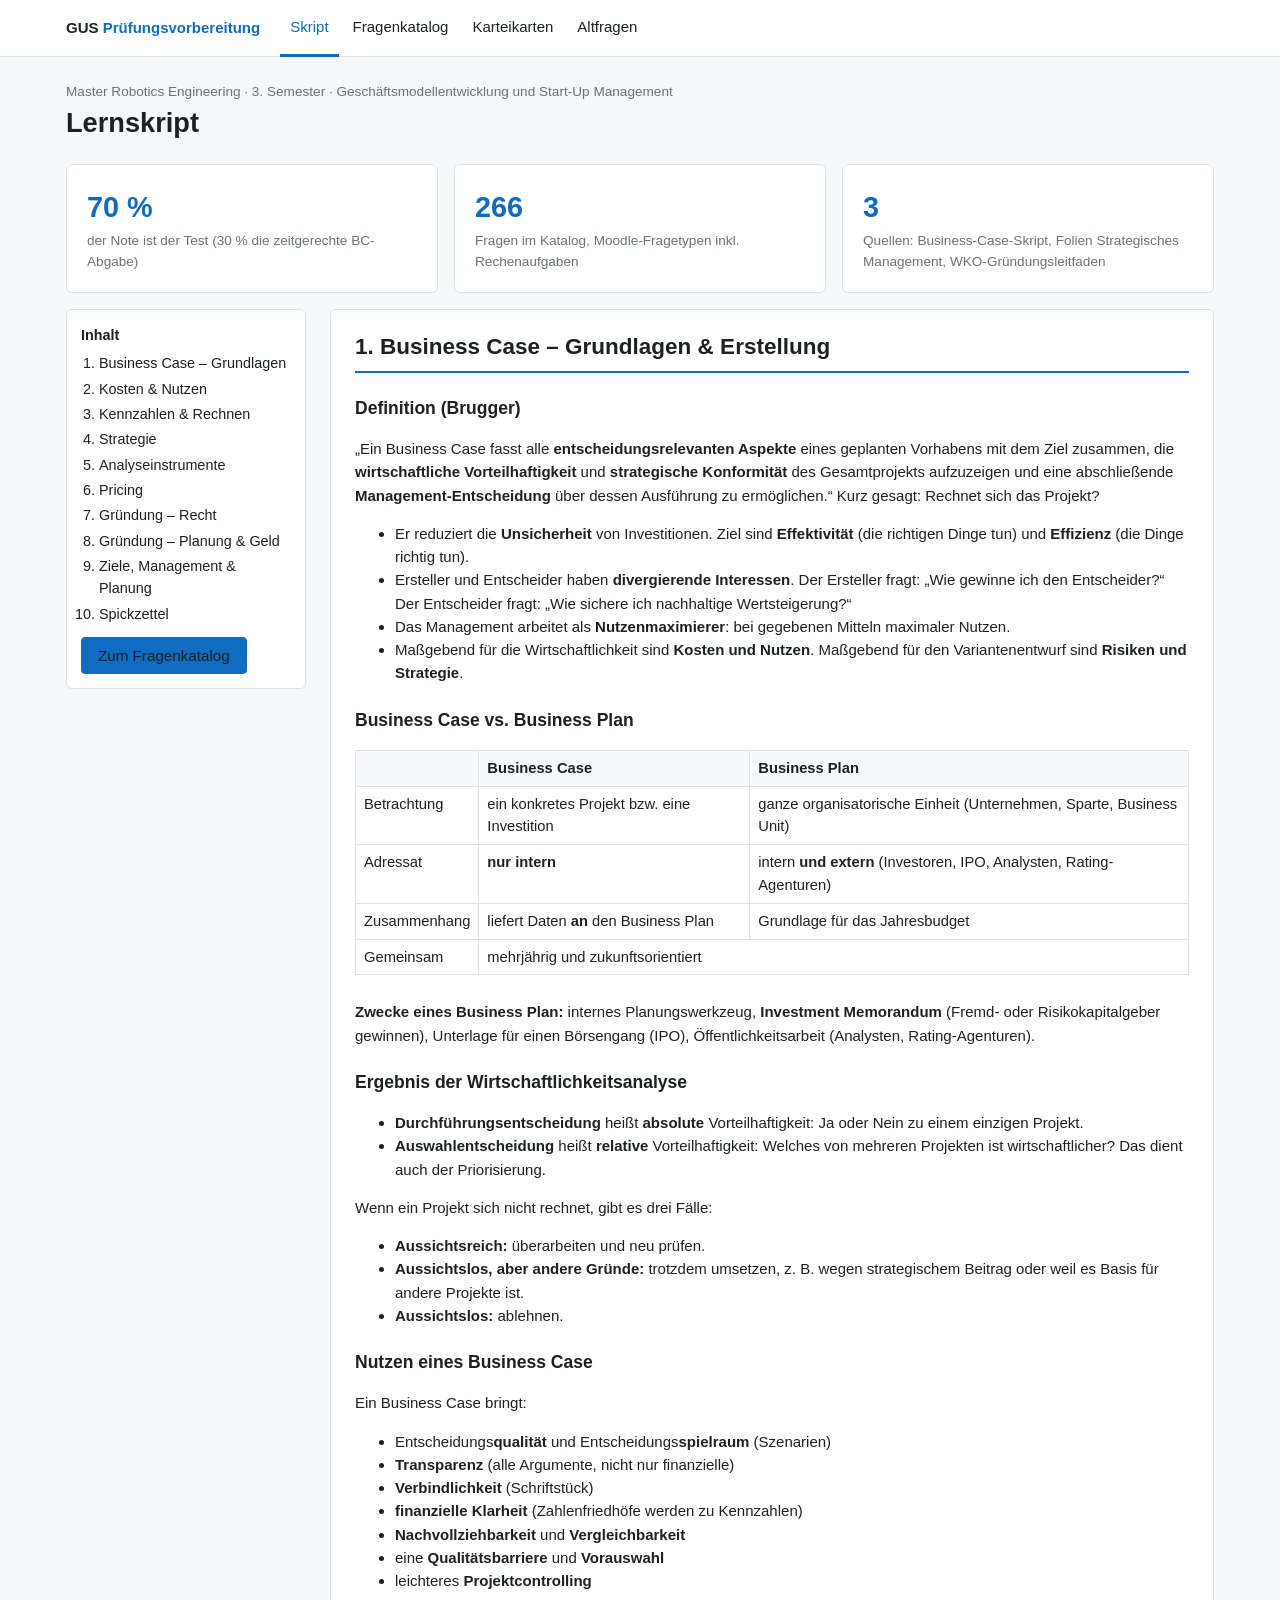
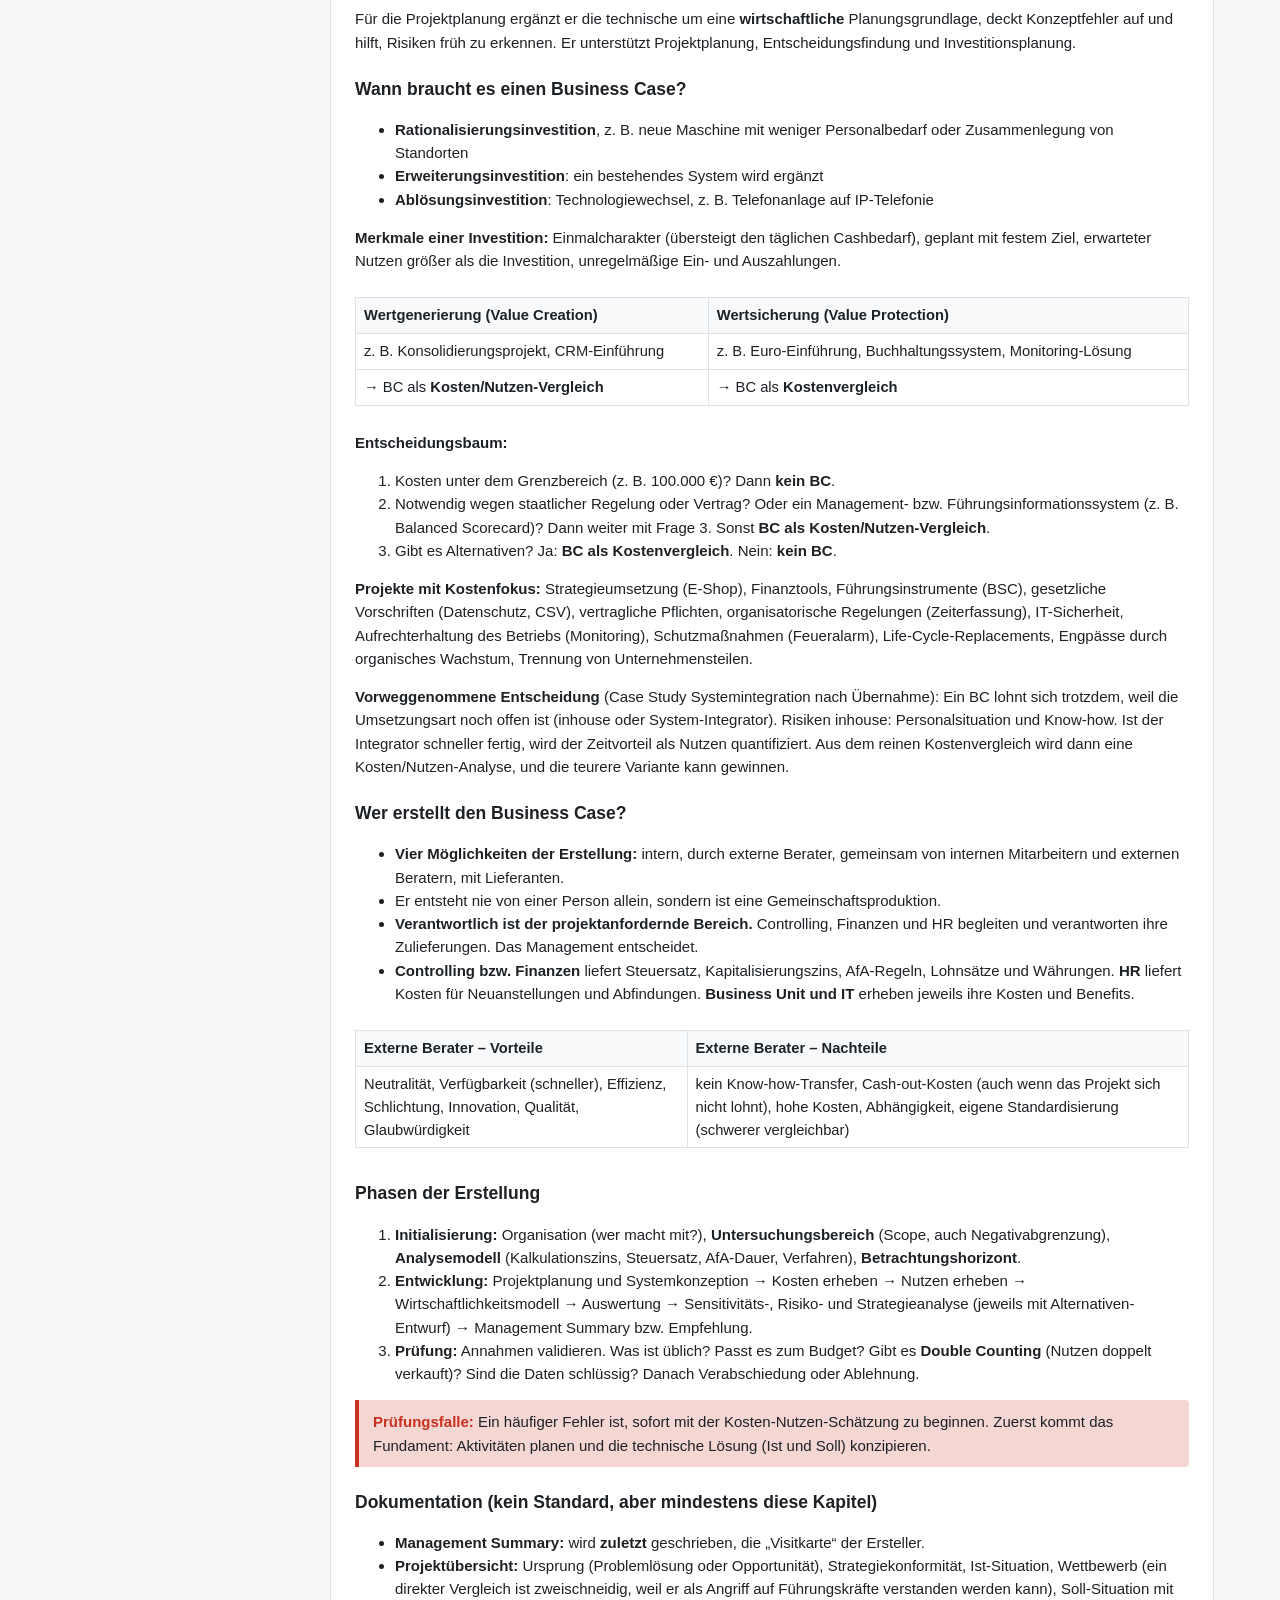
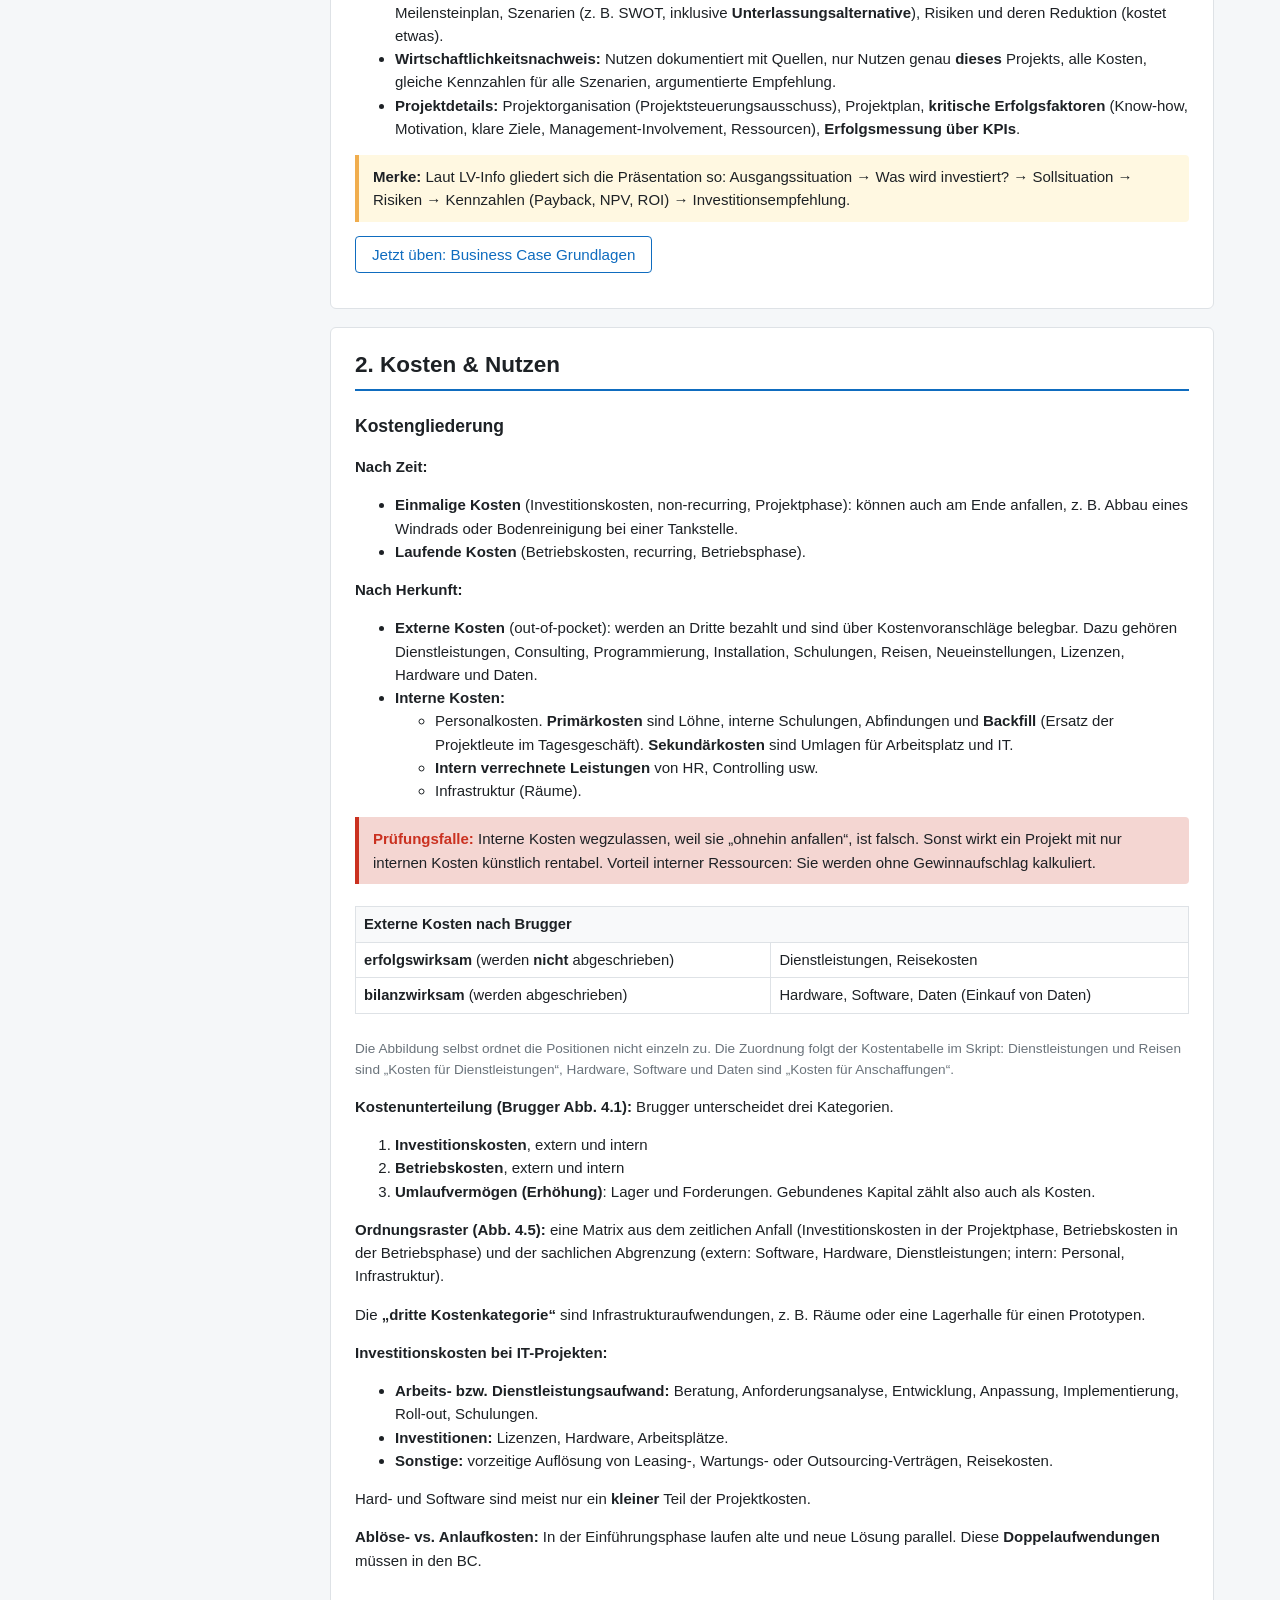
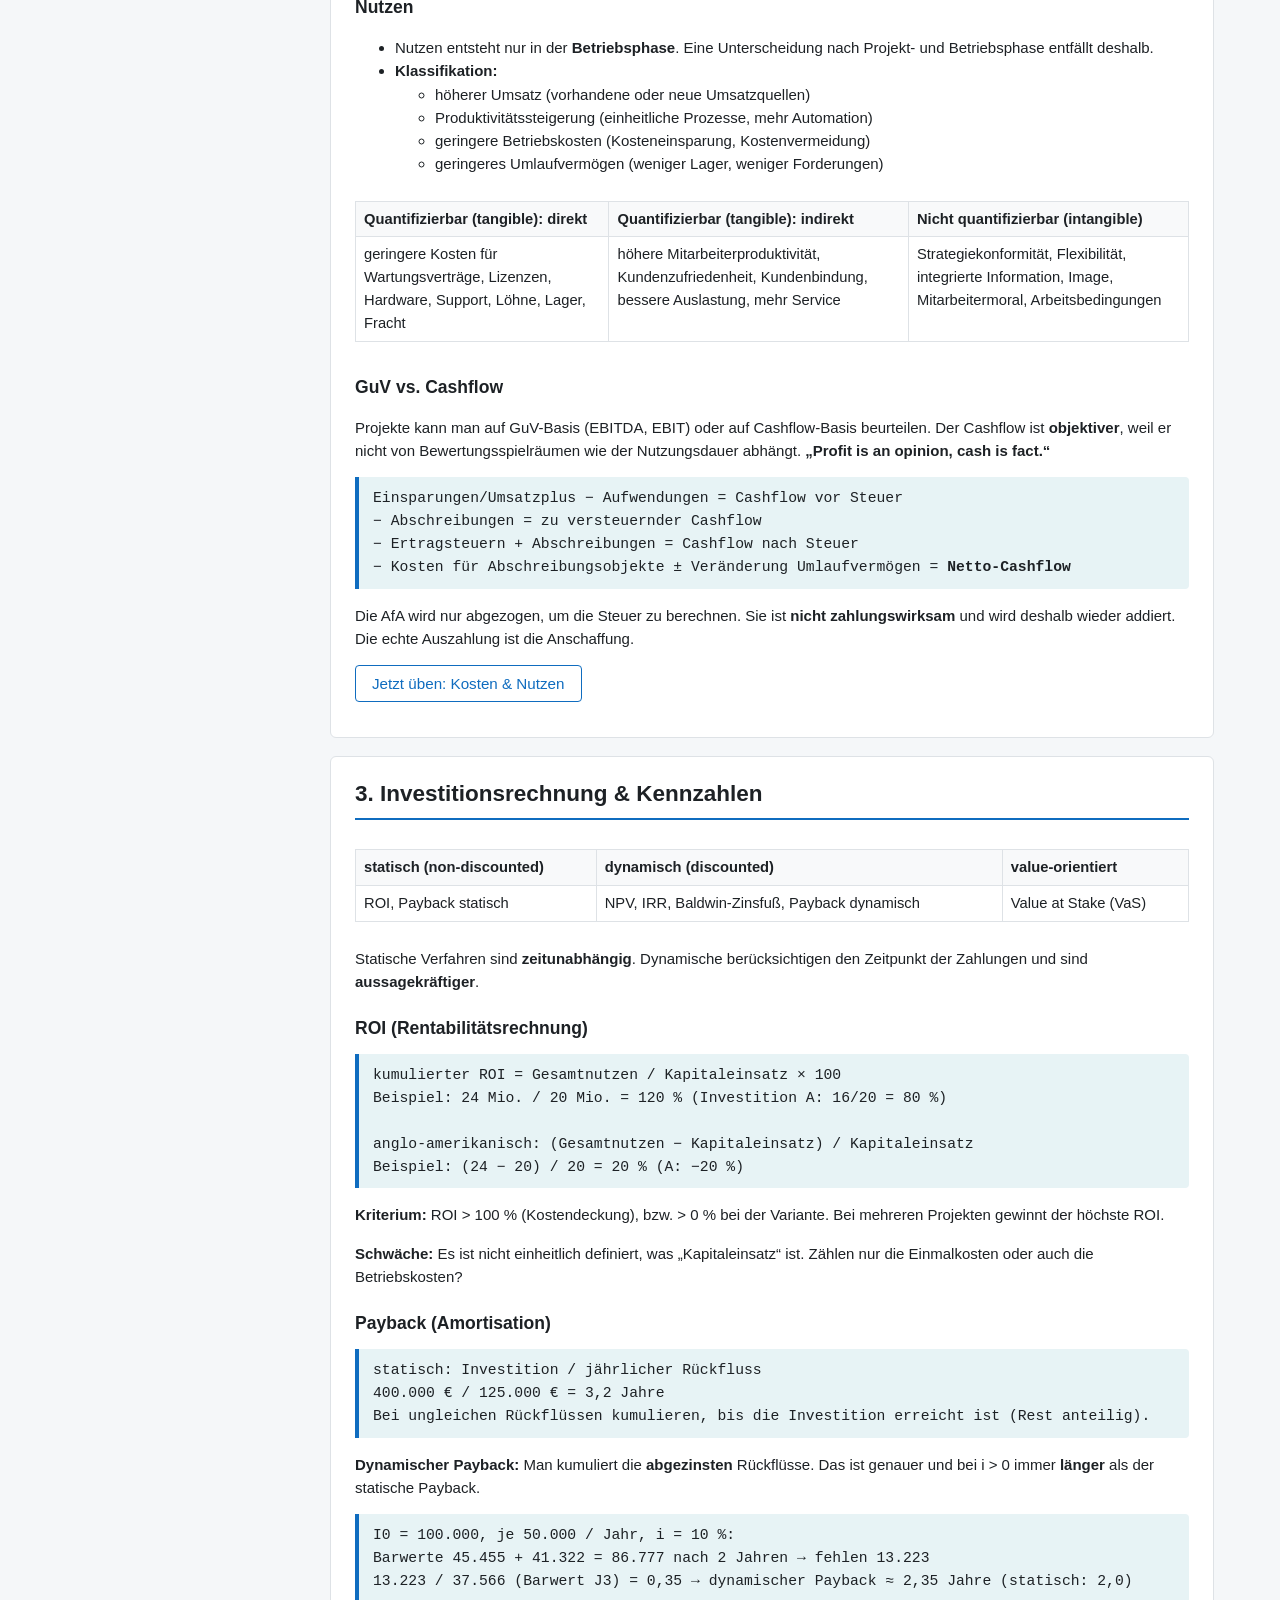
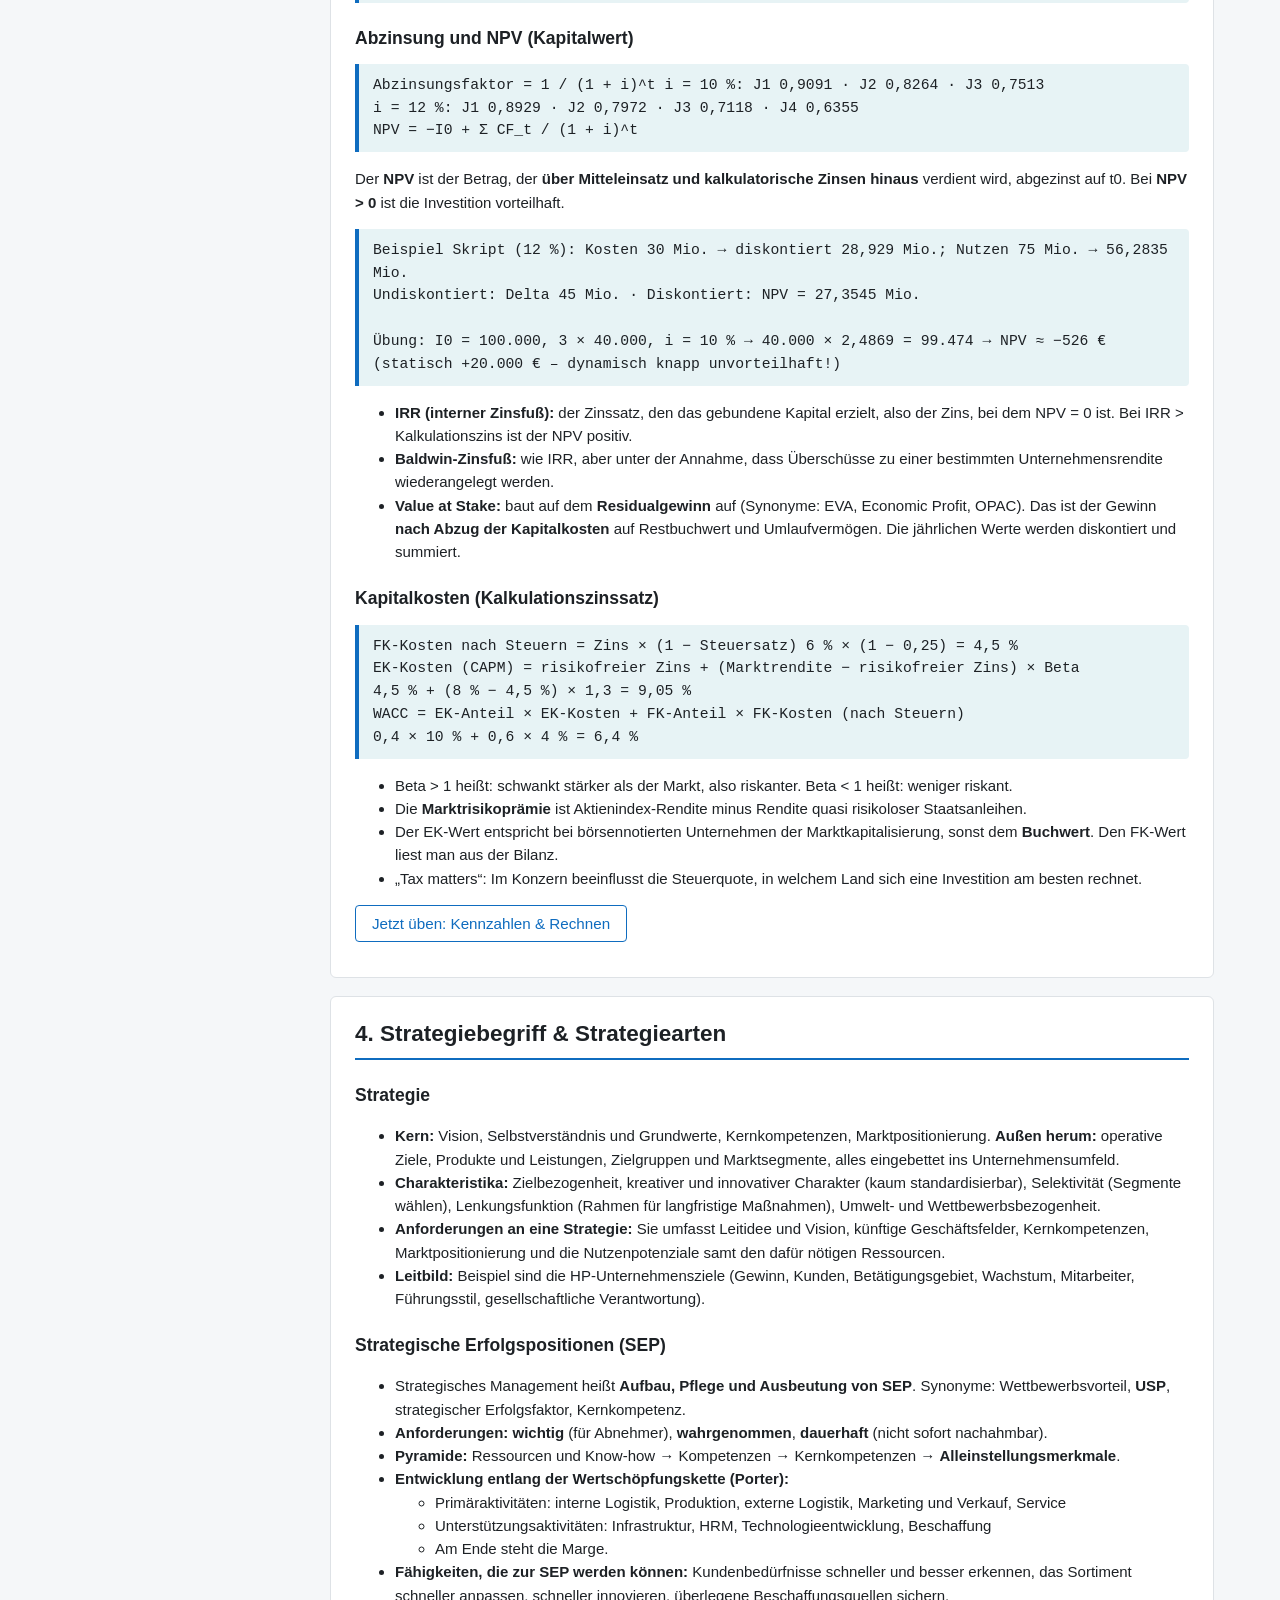
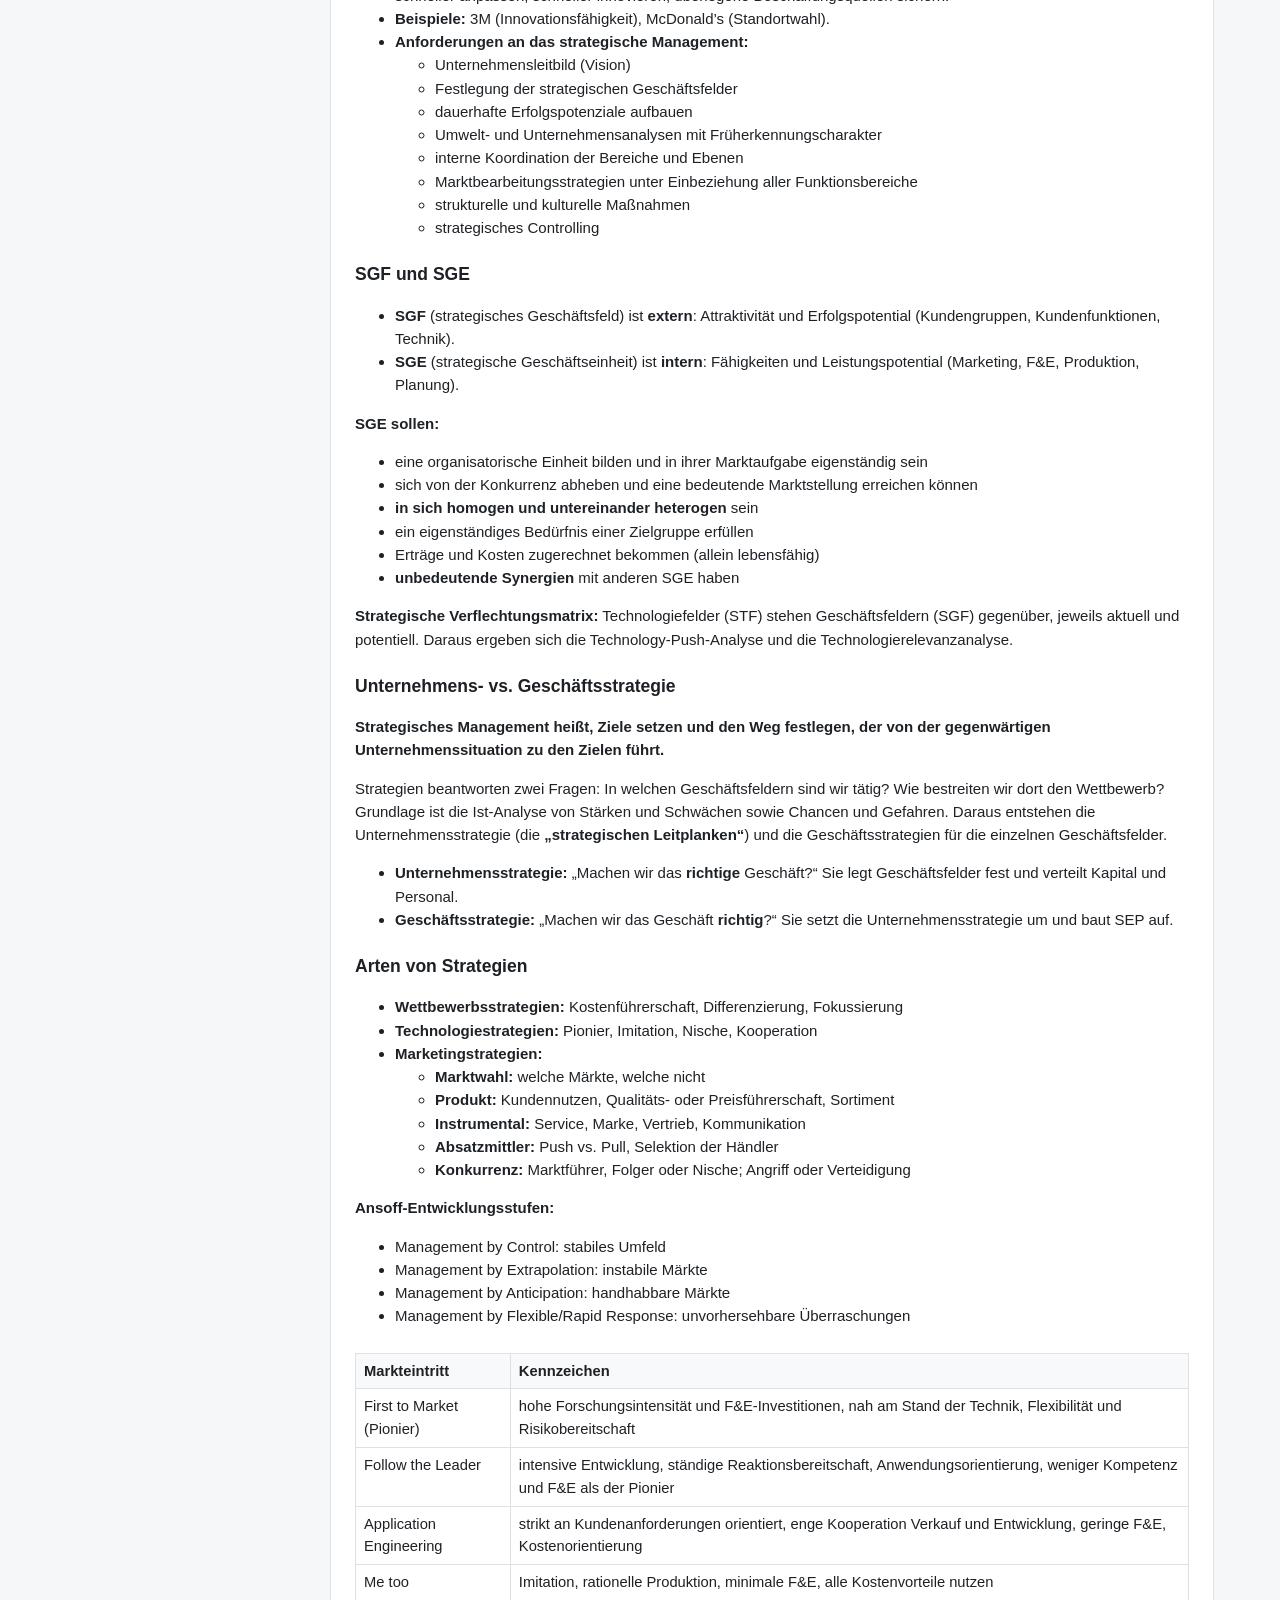
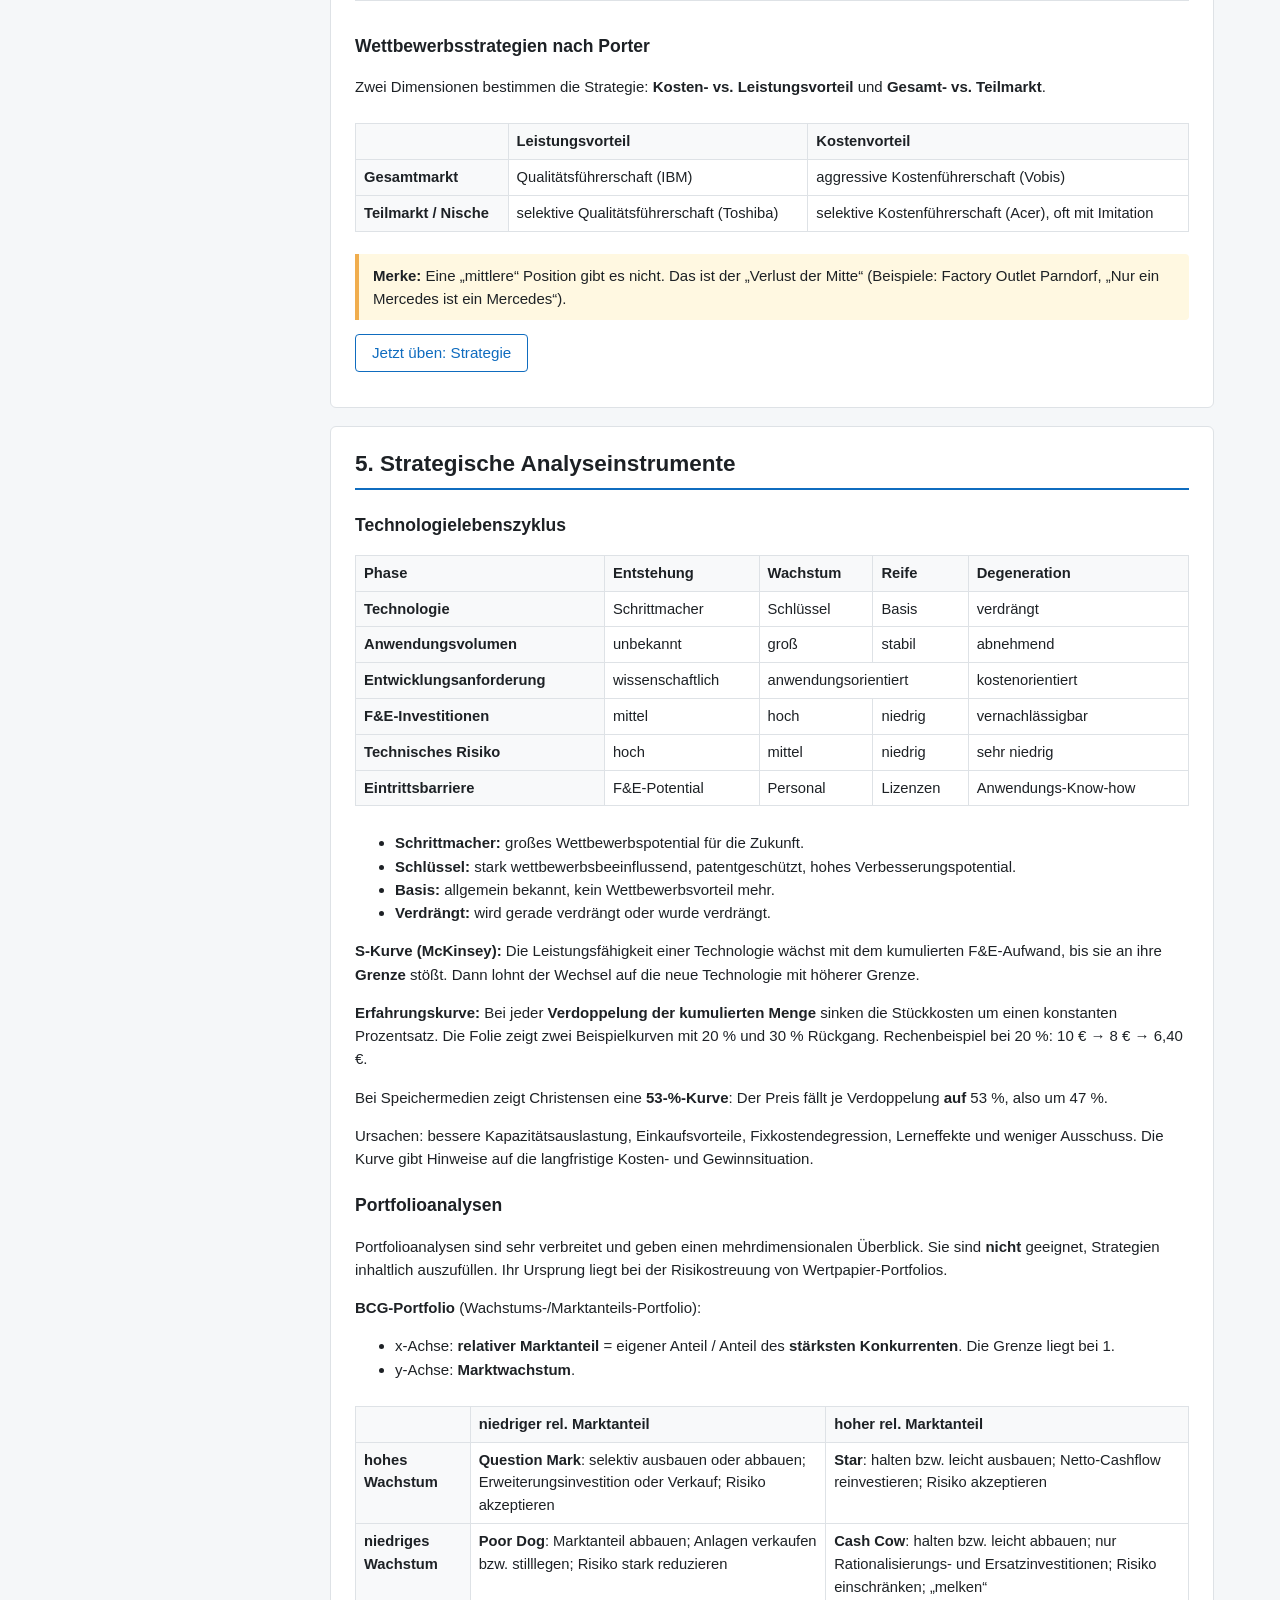
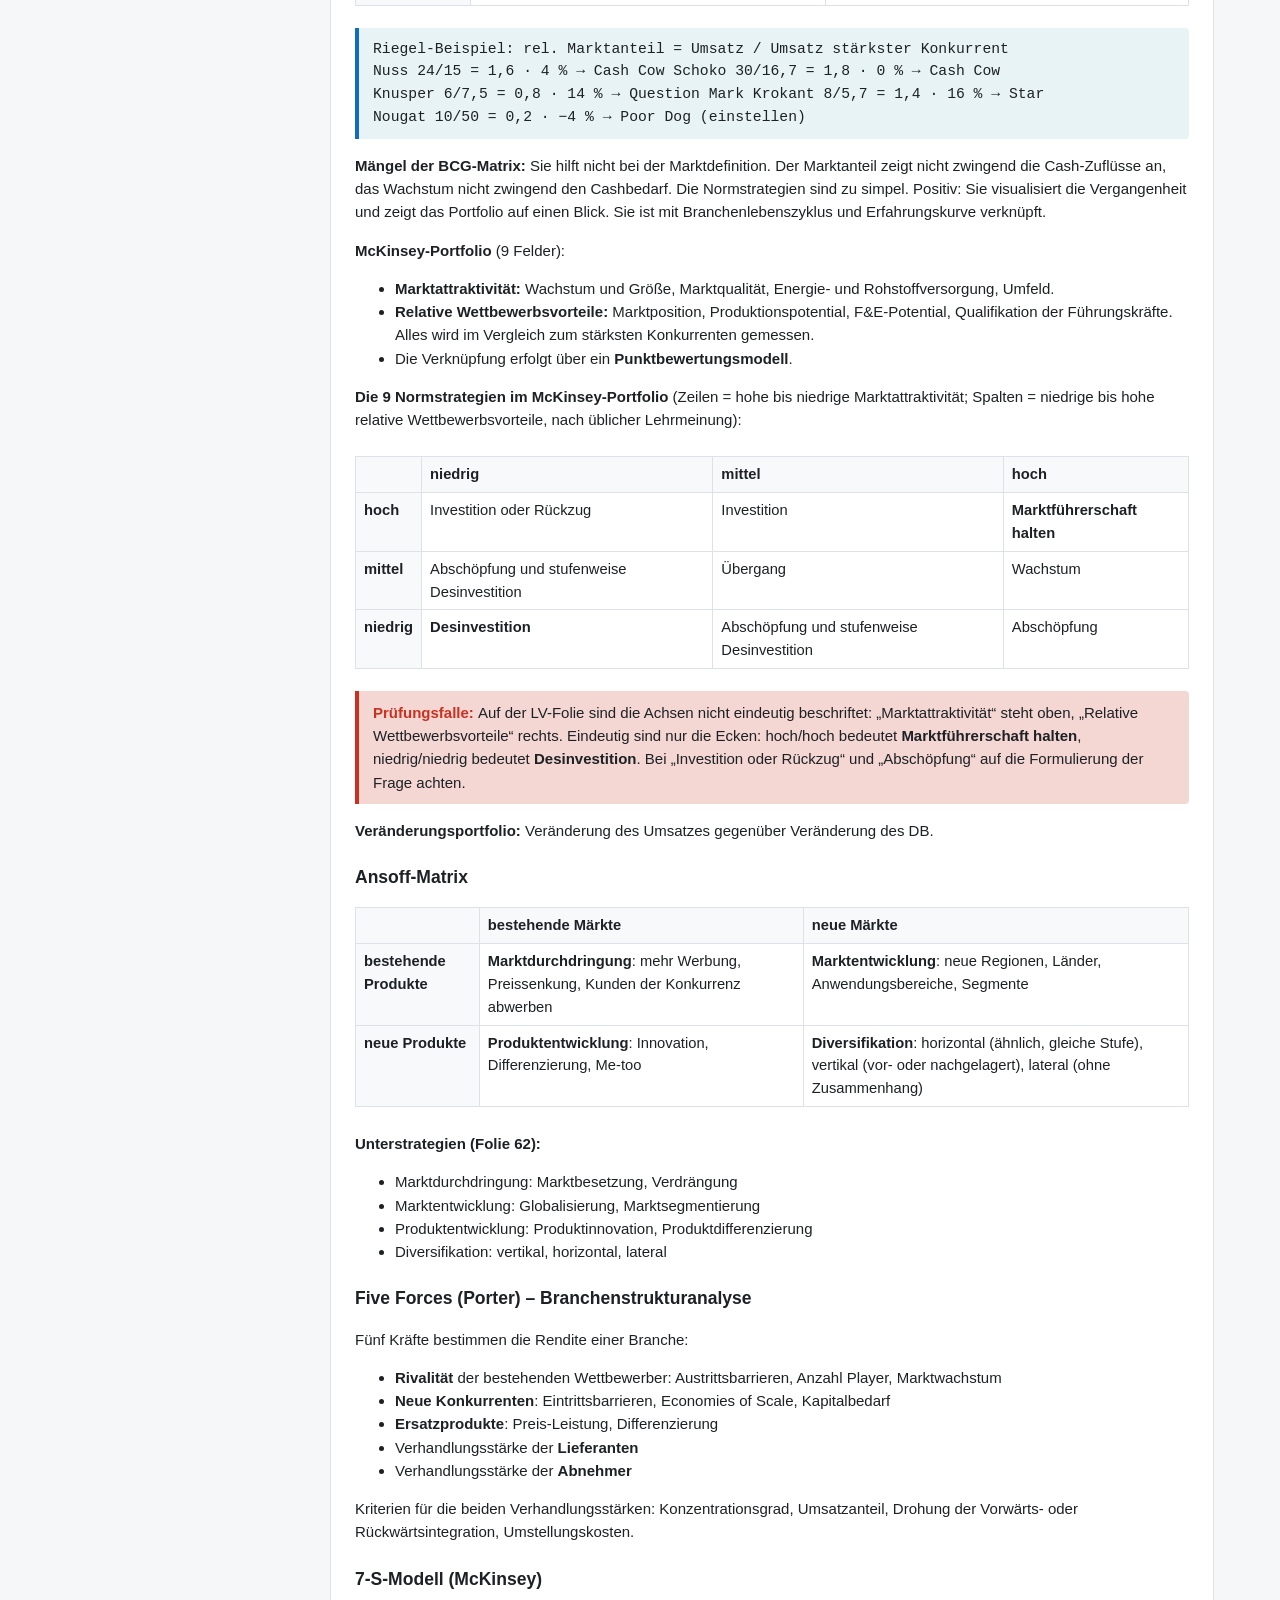
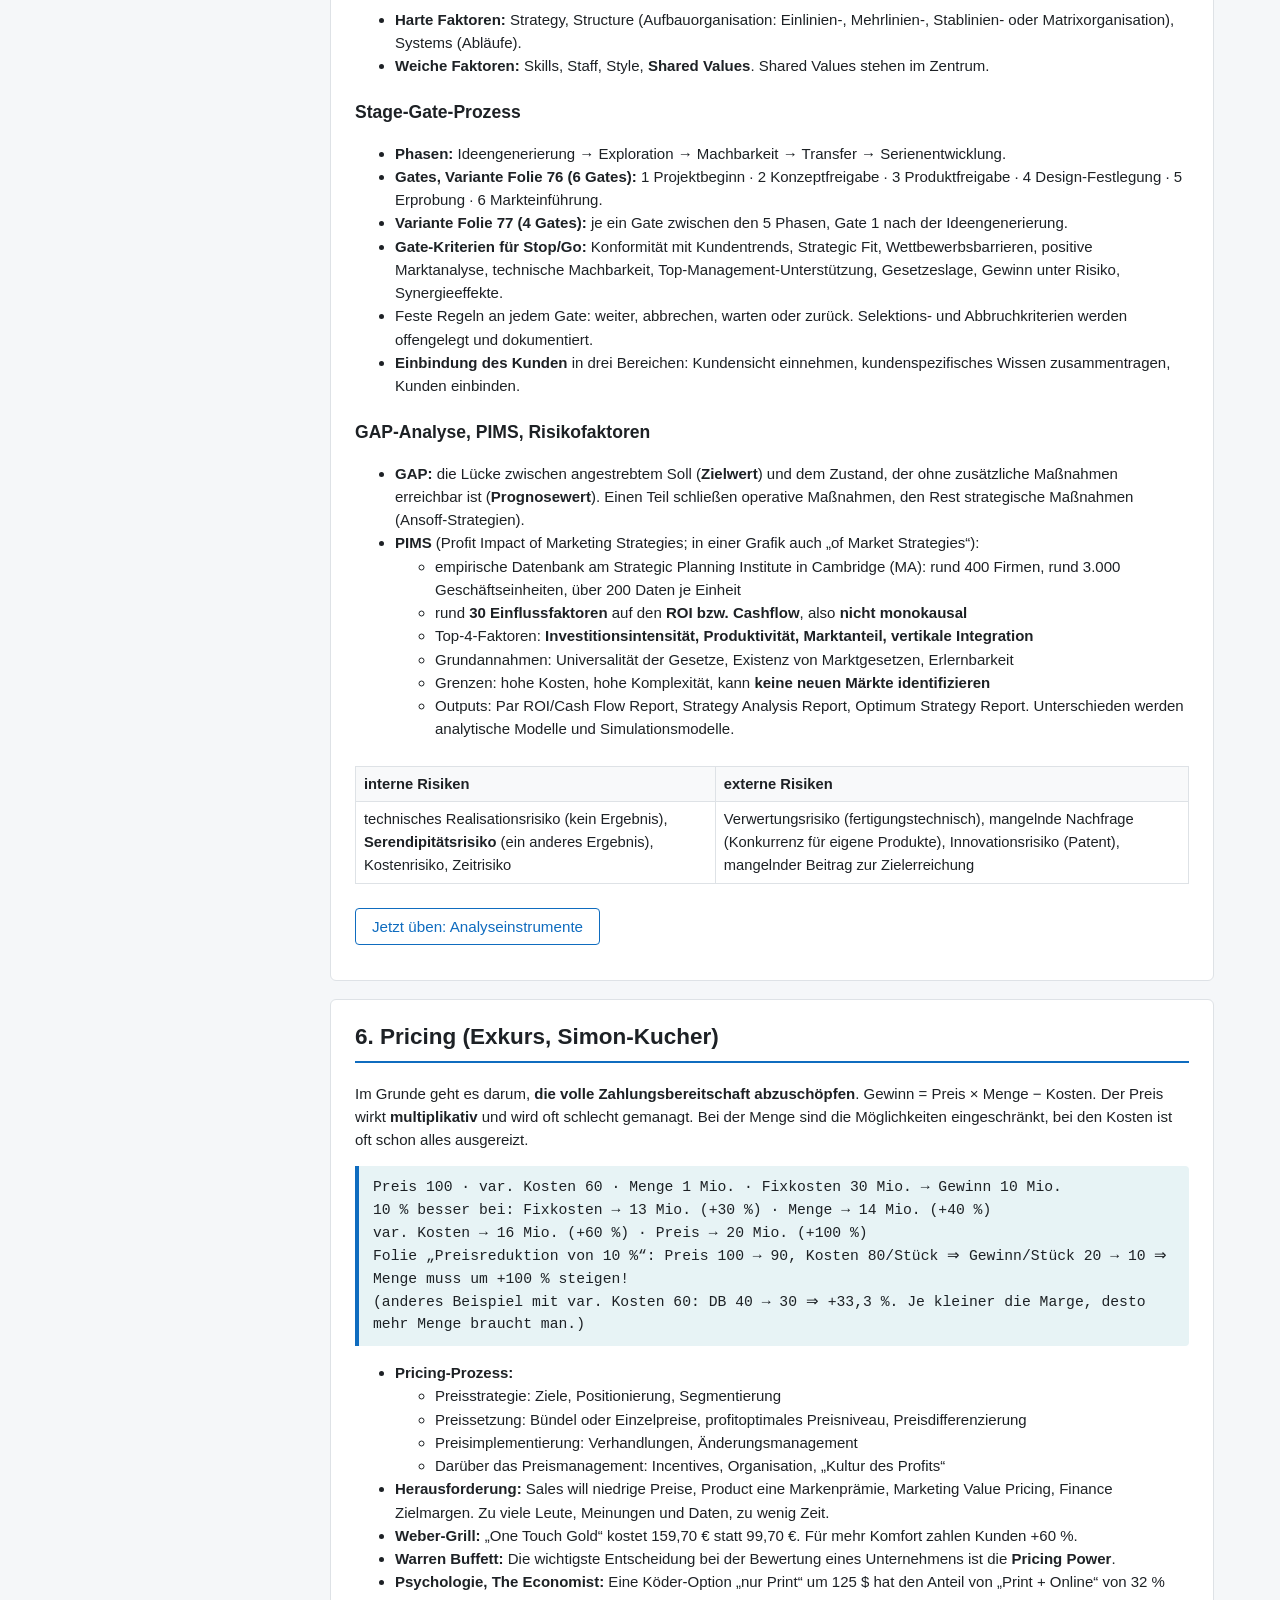
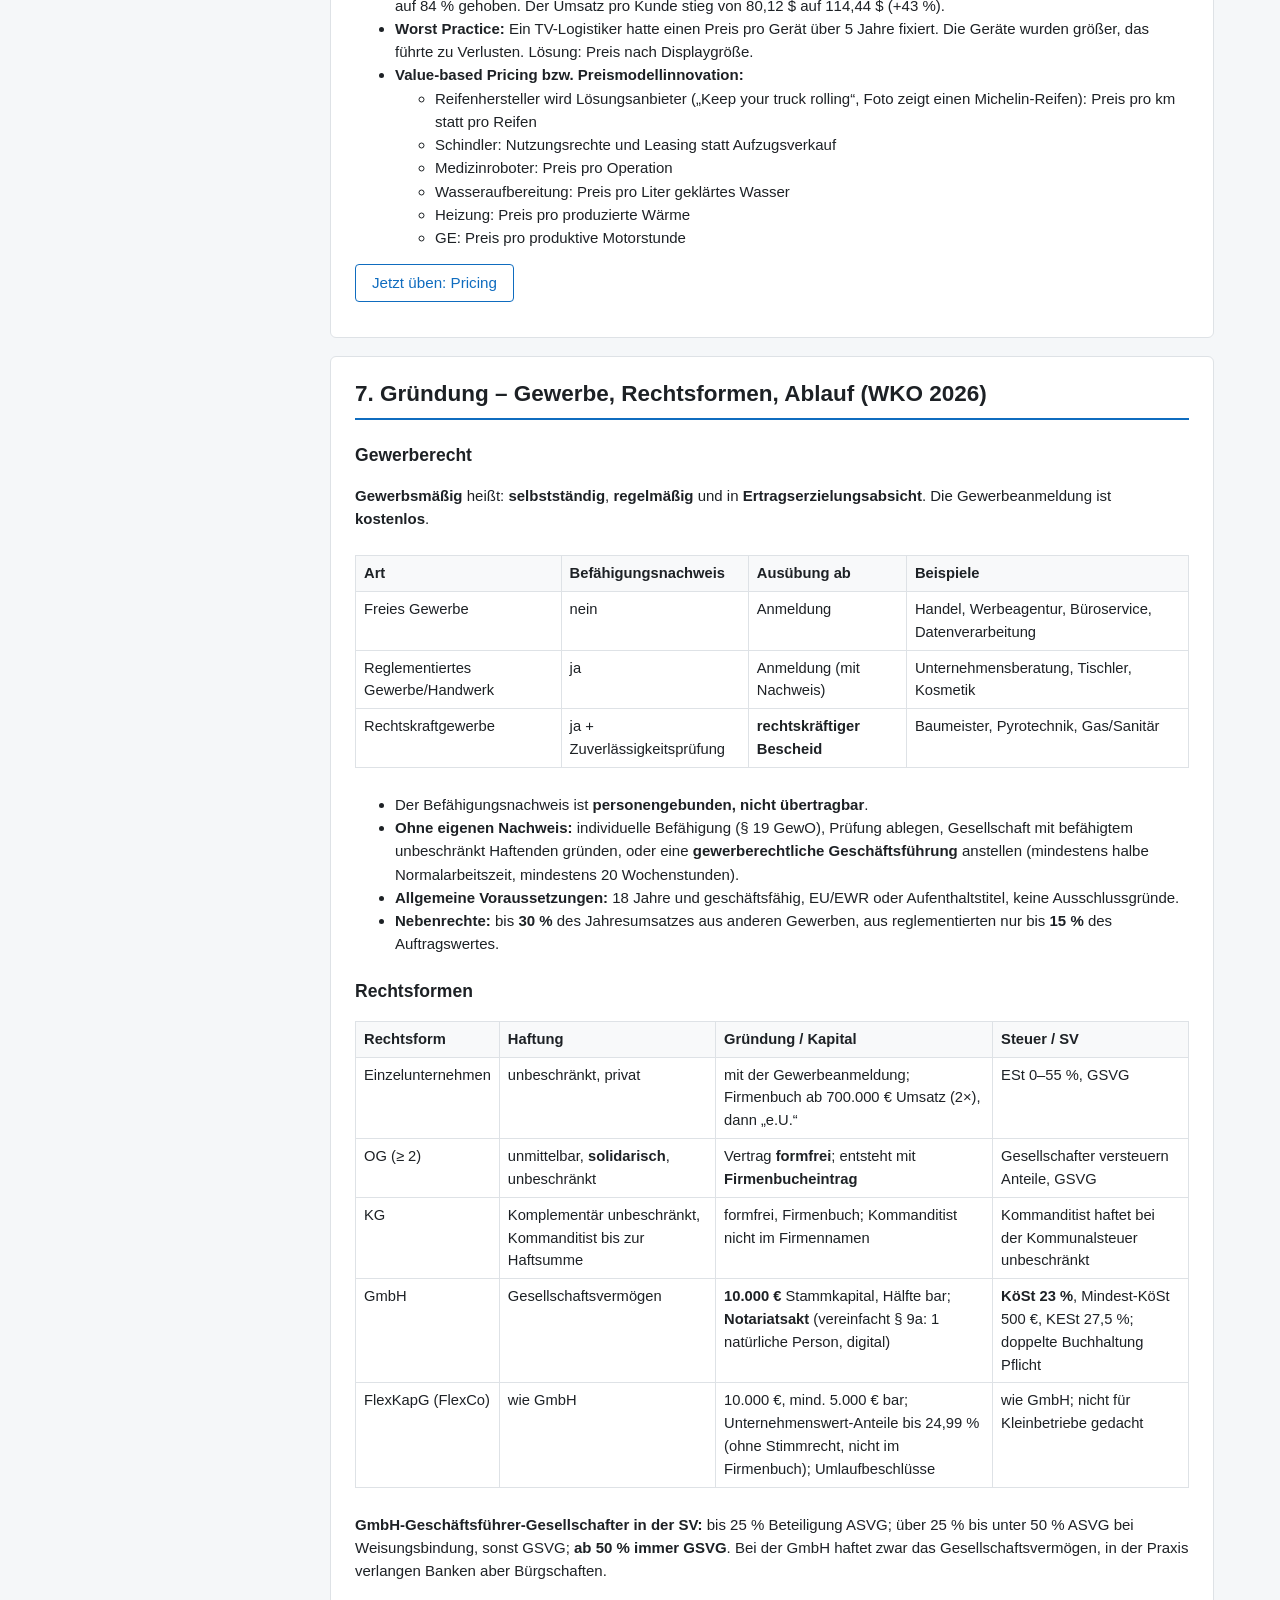
<file: docs/index.html>
<!doctype html>
<html lang="de">
<head>
  <meta charset="utf-8">
  <meta name="viewport" content="width=device-width, initial-scale=1">
  <title>GUS Lernskript</title>
  <meta name="description" content="Lernskript und Moodle-Fragenkatalog für Geschäftsmodellentwicklung und Start-Up Management (MRE3, FH Technikum Wien)">
  <link rel="stylesheet" href="assets/style.css">
</head>
<body>
  <header class="topbar">
    <div class="topbar-inner">
      <a class="brand" href="index.html">GUS <span>Prüfungsvorbereitung</span></a>
      <nav class="topnav">
        <a href="index.html" class="active">Skript</a>
        <a href="quiz.html">Fragenkatalog</a>
        <a href="karten.html">Karteikarten</a>
        <a href="altfragen.html">Altfragen</a>
      </nav>
    </div>
  </header>

  <div class="page-header">
    <div class="breadcrumb">Master Robotics Engineering · 3. Semester · Geschäftsmodellentwicklung und Start-Up Management</div>
    <h1>Lernskript</h1>
  </div>

  <main class="container">
    <div class="grid-3">
      <div class="card"><div class="stat">70 %</div><div class="stat-label">der Note ist der Test (30 % die zeitgerechte BC-Abgabe)</div></div>
      <div class="card"><div class="stat" id="q-count">–</div><div class="stat-label">Fragen im Katalog, Moodle-Fragetypen inkl. Rechenaufgaben</div></div>
      <div class="card"><div class="stat">3</div><div class="stat-label">Quellen: Business-Case-Skript, Folien Strategisches Management, WKO-Gründungsleitfaden</div></div>
    </div>


    <div class="skript-layout">
      <nav class="toc">
        <strong>Inhalt</strong>
        <ol>
          <li><a href="#bc">Business Case – Grundlagen</a></li>
          <li><a href="#kosten">Kosten &amp; Nutzen</a></li>
          <li><a href="#kennzahlen">Kennzahlen &amp; Rechnen</a></li>
          <li><a href="#strategie">Strategie</a></li>
          <li><a href="#analyse">Analyseinstrumente</a></li>
          <li><a href="#pricing">Pricing</a></li>
          <li><a href="#gruendung">Gründung – Recht</a></li>
          <li><a href="#planung">Gründung – Planung &amp; Geld</a></li>
          <li><a href="#ziele">Ziele, Management &amp; Planung</a></li>
          <li><a href="#spick">Spickzettel</a></li>
        </ol>
        <p style="margin:12px 0 0"><a class="btn" href="quiz.html">Zum Fragenkatalog</a></p>
      </nav>

      <div class="skript">
        <!-- ============ 1 ============ -->
        <section id="bc">
          <h2>1. Business Case – Grundlagen &amp; Erstellung</h2>

          <h3>Definition (Brugger)</h3>
          <p>„Ein Business Case fasst alle <b>entscheidungsrelevanten Aspekte</b> eines geplanten Vorhabens mit dem Ziel zusammen, die <b>wirtschaftliche Vorteilhaftigkeit</b> und <b>strategische Konformität</b> des Gesamtprojekts aufzuzeigen und eine abschließende <b>Management-Entscheidung</b> über dessen Ausführung zu ermöglichen.“ Kurz gesagt: Rechnet sich das Projekt?</p>
          <ul>
            <li>Er reduziert die <b>Unsicherheit</b> von Investitionen. Ziel sind <b>Effektivität</b> (die richtigen Dinge tun) und <b>Effizienz</b> (die Dinge richtig tun).</li>
            <li>Ersteller und Entscheider haben <b>divergierende Interessen</b>. Der Ersteller fragt: „Wie gewinne ich den Entscheider?“ Der Entscheider fragt: „Wie sichere ich nachhaltige Wertsteigerung?“</li>
            <li>Das Management arbeitet als <b>Nutzenmaximierer</b>: bei gegebenen Mitteln maximaler Nutzen.</li>
            <li>Maßgebend für die Wirtschaftlichkeit sind <b>Kosten und Nutzen</b>. Maßgebend für den Variantenentwurf sind <b>Risiken und Strategie</b>.</li>
          </ul>

          <h3>Business Case vs. Business Plan</h3>
          <div class="table-wrap"><table>
            <tr><th></th><th>Business Case</th><th>Business Plan</th></tr>
            <tr><td>Betrachtung</td><td>ein konkretes Projekt bzw. eine Investition</td><td>ganze organisatorische Einheit (Unternehmen, Sparte, Business Unit)</td></tr>
            <tr><td>Adressat</td><td><b>nur intern</b></td><td>intern <b>und extern</b> (Investoren, IPO, Analysten, Rating-Agenturen)</td></tr>
            <tr><td>Zusammenhang</td><td>liefert Daten <b>an</b> den Business Plan</td><td>Grundlage für das Jahresbudget</td></tr>
            <tr><td>Gemeinsam</td><td colspan="2">mehrjährig und zukunftsorientiert</td></tr>
          </table></div>
          <p><b>Zwecke eines Business Plan:</b> internes Planungswerkzeug, <b>Investment Memorandum</b> (Fremd- oder Risikokapitalgeber gewinnen), Unterlage für einen Börsengang (IPO), Öffentlichkeitsarbeit (Analysten, Rating-Agenturen).</p>

          <h3>Ergebnis der Wirtschaftlichkeitsanalyse</h3>
          <ul>
            <li><b>Durchführungsentscheidung</b> heißt <b>absolute</b> Vorteilhaftigkeit: Ja oder Nein zu einem einzigen Projekt.</li>
            <li><b>Auswahlentscheidung</b> heißt <b>relative</b> Vorteilhaftigkeit: Welches von mehreren Projekten ist wirtschaftlicher? Das dient auch der Priorisierung.</li>
          </ul>
          <p>Wenn ein Projekt sich nicht rechnet, gibt es drei Fälle:</p>
          <ul>
            <li><b>Aussichtsreich:</b> überarbeiten und neu prüfen.</li>
            <li><b>Aussichtslos, aber andere Gründe:</b> trotzdem umsetzen, z. B. wegen strategischem Beitrag oder weil es Basis für andere Projekte ist.</li>
            <li><b>Aussichtslos:</b> ablehnen.</li>
          </ul>

          <h3>Nutzen eines Business Case</h3>
          <p>Ein Business Case bringt:</p>
          <ul>
            <li>Entscheidungs<b>qualität</b> und Entscheidungs<b>spielraum</b> (Szenarien)</li>
            <li><b>Transparenz</b> (alle Argumente, nicht nur finanzielle)</li>
            <li><b>Verbindlichkeit</b> (Schriftstück)</li>
            <li><b>finanzielle Klarheit</b> (Zahlenfriedhöfe werden zu Kennzahlen)</li>
            <li><b>Nachvollziehbarkeit</b> und <b>Vergleichbarkeit</b></li>
            <li>eine <b>Qualitätsbarriere</b> und <b>Vorauswahl</b></li>
            <li>leichteres <b>Projektcontrolling</b></li>
          </ul>
          <p>Für die Projektplanung ergänzt er die technische um eine <b>wirtschaftliche</b> Planungsgrundlage, deckt Konzeptfehler auf und hilft, Risiken früh zu erkennen. Er unterstützt Projektplanung, Entscheidungsfindung und Investitionsplanung.</p>

          <h3>Wann braucht es einen Business Case?</h3>
          <ul>
            <li><b>Rationalisierungsinvestition</b>, z. B. neue Maschine mit weniger Personalbedarf oder Zusammenlegung von Standorten</li>
            <li><b>Erweiterungsinvestition</b>: ein bestehendes System wird ergänzt</li>
            <li><b>Ablösungsinvestition</b>: Technologiewechsel, z. B. Telefonanlage auf IP-Telefonie</li>
          </ul>
          <p><b>Merkmale einer Investition:</b> Einmalcharakter (übersteigt den täglichen Cashbedarf), geplant mit festem Ziel, erwarteter Nutzen größer als die Investition, unregelmäßige Ein- und Auszahlungen.</p>
          <div class="table-wrap"><table>
            <tr><th>Wertgenerierung (Value Creation)</th><th>Wertsicherung (Value Protection)</th></tr>
            <tr><td>z. B. Konsolidierungsprojekt, CRM-Einführung</td><td>z. B. Euro-Einführung, Buchhaltungssystem, Monitoring-Lösung</td></tr>
            <tr><td>→ BC als <b>Kosten/Nutzen-Vergleich</b></td><td>→ BC als <b>Kostenvergleich</b></td></tr>
          </table></div>
          <p><b>Entscheidungsbaum:</b></p>
          <ol>
            <li>Kosten unter dem Grenzbereich (z. B. 100.000 €)? Dann <b>kein BC</b>.</li>
            <li>Notwendig wegen staatlicher Regelung oder Vertrag? Oder ein Management- bzw. Führungsinformationssystem (z. B. Balanced Scorecard)? Dann weiter mit Frage 3. Sonst <b>BC als Kosten/Nutzen-Vergleich</b>.</li>
            <li>Gibt es Alternativen? Ja: <b>BC als Kostenvergleich</b>. Nein: <b>kein BC</b>.</li>
          </ol>
          <p><b>Projekte mit Kostenfokus:</b> Strategieumsetzung (E-Shop), Finanztools, Führungsinstrumente (BSC), gesetzliche Vorschriften (Datenschutz, CSV), vertragliche Pflichten, organisatorische Regelungen (Zeiterfassung), IT-Sicherheit, Aufrechterhaltung des Betriebs (Monitoring), Schutzmaßnahmen (Feueralarm), Life-Cycle-Replacements, Engpässe durch organisches Wachstum, Trennung von Unternehmensteilen.</p>
          <p><b>Vorweggenommene Entscheidung</b> (Case Study Systemintegration nach Übernahme): Ein BC lohnt sich trotzdem, weil die Umsetzungsart noch offen ist (inhouse oder System-Integrator). Risiken inhouse: Personalsituation und Know-how. Ist der Integrator schneller fertig, wird der Zeitvorteil als Nutzen quantifiziert. Aus dem reinen Kostenvergleich wird dann eine Kosten/Nutzen-Analyse, und die teurere Variante kann gewinnen.</p>

          <h3>Wer erstellt den Business Case?</h3>
          <ul>
            <li><b>Vier Möglichkeiten der Erstellung:</b> intern, durch externe Berater, gemeinsam von internen Mitarbeitern und externen Beratern, mit Lieferanten.</li>
            <li>Er entsteht nie von einer Person allein, sondern ist eine Gemeinschaftsproduktion.</li>
            <li><b>Verantwortlich ist der projektanfordernde Bereich.</b> Controlling, Finanzen und HR begleiten und verantworten ihre Zulieferungen. Das Management entscheidet.</li>
            <li><b>Controlling bzw. Finanzen</b> liefert Steuersatz, Kapitalisierungszins, AfA-Regeln, Lohnsätze und Währungen. <b>HR</b> liefert Kosten für Neuanstellungen und Abfindungen. <b>Business Unit und IT</b> erheben jeweils ihre Kosten und Benefits.</li>
          </ul>
          <div class="table-wrap"><table>
            <tr><th>Externe Berater – Vorteile</th><th>Externe Berater – Nachteile</th></tr>
            <tr><td>Neutralität, Verfügbarkeit (schneller), Effizienz, Schlichtung, Innovation, Qualität, Glaubwürdigkeit</td><td>kein Know-how-Transfer, Cash-out-Kosten (auch wenn das Projekt sich nicht lohnt), hohe Kosten, Abhängigkeit, eigene Standardisierung (schwerer vergleichbar)</td></tr>
          </table></div>

          <h3>Phasen der Erstellung</h3>
          <ol>
            <li><b>Initialisierung:</b> Organisation (wer macht mit?), <b>Untersuchungsbereich</b> (Scope, auch Negativabgrenzung), <b>Analysemodell</b> (Kalkulationszins, Steuersatz, AfA-Dauer, Verfahren), <b>Betrachtungshorizont</b>.</li>
            <li><b>Entwicklung:</b> Projektplanung und Systemkonzeption → Kosten erheben → Nutzen erheben → Wirtschaftlichkeitsmodell → Auswertung → Sensitivitäts-, Risiko- und Strategieanalyse (jeweils mit Alternativen-Entwurf) → Management Summary bzw. Empfehlung.</li>
            <li><b>Prüfung:</b> Annahmen validieren. Was ist üblich? Passt es zum Budget? Gibt es <b>Double Counting</b> (Nutzen doppelt verkauft)? Sind die Daten schlüssig? Danach Verabschiedung oder Ablehnung.</li>
          </ol>
          <div class="falle">Ein häufiger Fehler ist, sofort mit der Kosten-Nutzen-Schätzung zu beginnen. Zuerst kommt das Fundament: Aktivitäten planen und die technische Lösung (Ist und Soll) konzipieren.</div>

          <h3>Dokumentation (kein Standard, aber mindestens diese Kapitel)</h3>
          <ul>
            <li><b>Management Summary:</b> wird <b>zuletzt</b> geschrieben, die „Visitkarte“ der Ersteller.</li>
            <li><b>Projektübersicht:</b> Ursprung (Problemlösung oder Opportunität), Strategiekonformität, Ist-Situation, Wettbewerb (ein direkter Vergleich ist zweischneidig, weil er als Angriff auf Führungskräfte verstanden werden kann), Soll-Situation mit Meilensteinplan, Szenarien (z. B. SWOT, inklusive <b>Unterlassungsalternative</b>), Risiken und deren Reduktion (kostet etwas).</li>
            <li><b>Wirtschaftlichkeitsnachweis:</b> Nutzen dokumentiert mit Quellen, nur Nutzen genau <b>dieses</b> Projekts, alle Kosten, gleiche Kennzahlen für alle Szenarien, argumentierte Empfehlung.</li>
            <li><b>Projektdetails:</b> Projektorganisation (Projektsteuerungsausschuss), Projektplan, <b>kritische Erfolgsfaktoren</b> (Know-how, Motivation, klare Ziele, Management-Involvement, Ressourcen), <b>Erfolgsmessung über KPIs</b>.</li>
          </ul>
          <div class="merke">Laut LV-Info gliedert sich die Präsentation so: Ausgangssituation → Was wird investiert? → Sollsituation → Risiken → Kennzahlen (Payback, NPV, ROI) → Investitionsempfehlung.</div>
          <p class="practice-link"><a class="btn btn-outline" href="quiz.html?topic=bc">Jetzt üben: Business Case Grundlagen</a></p>
        </section>

        <!-- ============ 2 ============ -->
        <section id="kosten">
          <h2>2. Kosten &amp; Nutzen</h2>
          <h3>Kostengliederung</h3>
          <p><b>Nach Zeit:</b></p>
          <ul>
            <li><b>Einmalige Kosten</b> (Investitionskosten, non-recurring, Projektphase): können auch am Ende anfallen, z. B. Abbau eines Windrads oder Bodenreinigung bei einer Tankstelle.</li>
            <li><b>Laufende Kosten</b> (Betriebskosten, recurring, Betriebsphase).</li>
          </ul>
          <p><b>Nach Herkunft:</b></p>
          <ul>
            <li><b>Externe Kosten</b> (out-of-pocket): werden an Dritte bezahlt und sind über Kostenvoranschläge belegbar. Dazu gehören Dienstleistungen, Consulting, Programmierung, Installation, Schulungen, Reisen, Neueinstellungen, Lizenzen, Hardware und Daten.</li>
            <li><b>Interne Kosten:</b>
              <ul>
                <li>Personalkosten. <b>Primärkosten</b> sind Löhne, interne Schulungen, Abfindungen und <b>Backfill</b> (Ersatz der Projektleute im Tagesgeschäft). <b>Sekundärkosten</b> sind Umlagen für Arbeitsplatz und IT.</li>
                <li><b>Intern verrechnete Leistungen</b> von HR, Controlling usw.</li>
                <li>Infrastruktur (Räume).</li>
              </ul>
            </li>
          </ul>
          <div class="falle">Interne Kosten wegzulassen, weil sie „ohnehin anfallen“, ist falsch. Sonst wirkt ein Projekt mit nur internen Kosten künstlich rentabel. Vorteil interner Ressourcen: Sie werden ohne Gewinnaufschlag kalkuliert.</div>
          <div class="table-wrap"><table>
            <tr><th colspan="2">Externe Kosten nach Brugger</th></tr>
            <tr><td><b>erfolgswirksam</b> (werden <b>nicht</b> abgeschrieben)</td><td>Dienstleistungen, Reisekosten</td></tr>
            <tr><td><b>bilanzwirksam</b> (werden abgeschrieben)</td><td>Hardware, Software, Daten (Einkauf von Daten)</td></tr>
          </table></div>
          <p class="small muted">Die Abbildung selbst ordnet die Positionen nicht einzeln zu. Die Zuordnung folgt der Kostentabelle im Skript: Dienstleistungen und Reisen sind „Kosten für Dienstleistungen“, Hardware, Software und Daten sind „Kosten für Anschaffungen“.</p>
          <p><b>Kostenunterteilung (Brugger Abb. 4.1):</b> Brugger unterscheidet drei Kategorien.</p>
          <ol>
            <li><b>Investitionskosten</b>, extern und intern</li>
            <li><b>Betriebskosten</b>, extern und intern</li>
            <li><b>Umlaufvermögen (Erhöhung)</b>: Lager und Forderungen. Gebundenes Kapital zählt also auch als Kosten.</li>
          </ol>
          <p><b>Ordnungsraster (Abb. 4.5):</b> eine Matrix aus dem zeitlichen Anfall (Investitionskosten in der Projektphase, Betriebskosten in der Betriebsphase) und der sachlichen Abgrenzung (extern: Software, Hardware, Dienstleistungen; intern: Personal, Infrastruktur).</p>
          <p>Die <b>„dritte Kostenkategorie“</b> sind Infrastrukturaufwendungen, z. B. Räume oder eine Lagerhalle für einen Prototypen.</p>
          <p><b>Investitionskosten bei IT-Projekten:</b></p>
          <ul>
            <li><b>Arbeits- bzw. Dienstleistungsaufwand:</b> Beratung, Anforderungsanalyse, Entwicklung, Anpassung, Implementierung, Roll-out, Schulungen.</li>
            <li><b>Investitionen:</b> Lizenzen, Hardware, Arbeitsplätze.</li>
            <li><b>Sonstige:</b> vorzeitige Auflösung von Leasing-, Wartungs- oder Outsourcing-Verträgen, Reisekosten.</li>
          </ul>
          <p>Hard- und Software sind meist nur ein <b>kleiner</b> Teil der Projektkosten.</p>
          <p><b>Ablöse- vs. Anlaufkosten:</b> In der Einführungsphase laufen alte und neue Lösung parallel. Diese <b>Doppelaufwendungen</b> müssen in den BC.</p>

          <h3>Nutzen</h3>
          <ul>
            <li>Nutzen entsteht nur in der <b>Betriebsphase</b>. Eine Unterscheidung nach Projekt- und Betriebsphase entfällt deshalb.</li>
            <li><b>Klassifikation:</b>
              <ul>
                <li>höherer Umsatz (vorhandene oder neue Umsatzquellen)</li>
                <li>Produktivitätssteigerung (einheitliche Prozesse, mehr Automation)</li>
                <li>geringere Betriebskosten (Kosteneinsparung, Kostenvermeidung)</li>
                <li>geringeres Umlaufvermögen (weniger Lager, weniger Forderungen)</li>
              </ul>
            </li>
          </ul>
          <div class="table-wrap"><table>
            <tr><th>Quantifizierbar (tangible): direkt</th><th>Quantifizierbar (tangible): indirekt</th><th>Nicht quantifizierbar (intangible)</th></tr>
            <tr><td>geringere Kosten für Wartungsverträge, Lizenzen, Hardware, Support, Löhne, Lager, Fracht</td><td>höhere Mitarbeiterproduktivität, Kundenzufriedenheit, Kundenbindung, bessere Auslastung, mehr Service</td><td>Strategiekonformität, Flexibilität, integrierte Information, Image, Mitarbeitermoral, Arbeitsbedingungen</td></tr>
          </table></div>

          <h3>GuV vs. Cashflow</h3>
          <p>Projekte kann man auf GuV-Basis (EBITDA, EBIT) oder auf Cashflow-Basis beurteilen. Der Cashflow ist <b>objektiver</b>, weil er nicht von Bewertungsspielräumen wie der Nutzungsdauer abhängt. <b>„Profit is an opinion, cash is fact.“</b></p>
          <div class="formel">Einsparungen/Umsatzplus − Aufwendungen = Cashflow vor Steuer<br>− Abschreibungen = zu versteuernder Cashflow<br>− Ertragsteuern + Abschreibungen = Cashflow nach Steuer<br>− Kosten für Abschreibungsobjekte ± Veränderung Umlaufvermögen = <b>Netto-Cashflow</b></div>
          <p>Die AfA wird nur abgezogen, um die Steuer zu berechnen. Sie ist <b>nicht zahlungswirksam</b> und wird deshalb wieder addiert. Die echte Auszahlung ist die Anschaffung.</p>
          <p class="practice-link"><a class="btn btn-outline" href="quiz.html?topic=kosten">Jetzt üben: Kosten &amp; Nutzen</a></p>
        </section>

        <!-- ============ 3 ============ -->
        <section id="kennzahlen">
          <h2>3. Investitionsrechnung &amp; Kennzahlen</h2>
          <div class="table-wrap"><table>
            <tr><th>statisch (non-discounted)</th><th>dynamisch (discounted)</th><th>value-orientiert</th></tr>
            <tr><td>ROI, Payback statisch</td><td>NPV, IRR, Baldwin-Zinsfuß, Payback dynamisch</td><td>Value at Stake (VaS)</td></tr>
          </table></div>
          <p>Statische Verfahren sind <b>zeitunabhängig</b>. Dynamische berücksichtigen den Zeitpunkt der Zahlungen und sind <b>aussagekräftiger</b>.</p>

          <h3>ROI (Rentabilitätsrechnung)</h3>
          <div class="formel">kumulierter ROI = Gesamtnutzen / Kapitaleinsatz × 100<br>Beispiel: 24 Mio. / 20 Mio. = 120 %  (Investition A: 16/20 = 80 %)<br><br>anglo-amerikanisch: (Gesamtnutzen − Kapitaleinsatz) / Kapitaleinsatz<br>Beispiel: (24 − 20) / 20 = 20 %  (A: −20 %)</div>
          <p><b>Kriterium:</b> ROI &gt; 100 % (Kostendeckung), bzw. &gt; 0 % bei der Variante. Bei mehreren Projekten gewinnt der höchste ROI.</p>
          <p><b>Schwäche:</b> Es ist nicht einheitlich definiert, was „Kapitaleinsatz“ ist. Zählen nur die Einmalkosten oder auch die Betriebskosten?</p>

          <h3>Payback (Amortisation)</h3>
          <div class="formel">statisch: Investition / jährlicher Rückfluss<br>400.000 € / 125.000 € = 3,2 Jahre<br>Bei ungleichen Rückflüssen kumulieren, bis die Investition erreicht ist (Rest anteilig).</div>
          <p><b>Dynamischer Payback:</b> Man kumuliert die <b>abgezinsten</b> Rückflüsse. Das ist genauer und bei i &gt; 0 immer <b>länger</b> als der statische Payback.</p>
          <div class="formel">I0 = 100.000, je 50.000 / Jahr, i = 10 %:<br>Barwerte 45.455 + 41.322 = 86.777 nach 2 Jahren → fehlen 13.223<br>13.223 / 37.566 (Barwert J3) = 0,35 → dynamischer Payback ≈ 2,35 Jahre (statisch: 2,0)</div>

          <h3>Abzinsung und NPV (Kapitalwert)</h3>
          <div class="formel">Abzinsungsfaktor = 1 / (1 + i)^t        i = 10 %: J1 0,9091 · J2 0,8264 · J3 0,7513<br>                                         i = 12 %: J1 0,8929 · J2 0,7972 · J3 0,7118 · J4 0,6355<br>NPV = −I0 + Σ CF_t / (1 + i)^t</div>
          <p>Der <b>NPV</b> ist der Betrag, der <b>über Mitteleinsatz und kalkulatorische Zinsen hinaus</b> verdient wird, abgezinst auf t0. Bei <b>NPV &gt; 0</b> ist die Investition vorteilhaft.</p>
          <div class="formel">Beispiel Skript (12 %): Kosten 30 Mio. → diskontiert 28,929 Mio.; Nutzen 75 Mio. → 56,2835 Mio.<br>Undiskontiert: Delta 45 Mio. · Diskontiert: NPV = 27,3545 Mio.<br><br>Übung: I0 = 100.000, 3 × 40.000, i = 10 % → 40.000 × 2,4869 = 99.474 → NPV ≈ −526 €<br>(statisch +20.000 € – dynamisch knapp unvorteilhaft!)</div>
          <ul>
            <li><b>IRR (interner Zinsfuß):</b> der Zinssatz, den das gebundene Kapital erzielt, also der Zins, bei dem NPV = 0 ist. Bei IRR &gt; Kalkulationszins ist der NPV positiv.</li>
            <li><b>Baldwin-Zinsfuß:</b> wie IRR, aber unter der Annahme, dass Überschüsse zu einer bestimmten Unternehmensrendite wiederangelegt werden.</li>
            <li><b>Value at Stake:</b> baut auf dem <b>Residualgewinn</b> auf (Synonyme: EVA, Economic Profit, OPAC). Das ist der Gewinn <b>nach Abzug der Kapitalkosten</b> auf Restbuchwert und Umlaufvermögen. Die jährlichen Werte werden diskontiert und summiert.</li>
          </ul>

          <h3>Kapitalkosten (Kalkulationszinssatz)</h3>
          <div class="formel">FK-Kosten nach Steuern = Zins × (1 − Steuersatz)      6 % × (1 − 0,25) = 4,5 %<br>EK-Kosten (CAPM) = risikofreier Zins + (Marktrendite − risikofreier Zins) × Beta<br>                  4,5 % + (8 % − 4,5 %) × 1,3 = 9,05 %<br>WACC = EK-Anteil × EK-Kosten + FK-Anteil × FK-Kosten (nach Steuern)<br>       0,4 × 10 % + 0,6 × 4 % = 6,4 %</div>
          <ul>
            <li>Beta &gt; 1 heißt: schwankt stärker als der Markt, also riskanter. Beta &lt; 1 heißt: weniger riskant.</li>
            <li>Die <b>Marktrisikoprämie</b> ist Aktienindex-Rendite minus Rendite quasi risikoloser Staatsanleihen.</li>
            <li>Der EK-Wert entspricht bei börsennotierten Unternehmen der Marktkapitalisierung, sonst dem <b>Buchwert</b>. Den FK-Wert liest man aus der Bilanz.</li>
            <li>„Tax matters“: Im Konzern beeinflusst die Steuerquote, in welchem Land sich eine Investition am besten rechnet.</li>
          </ul>          <p class="practice-link"><a class="btn btn-outline" href="quiz.html?topic=kennzahlen">Jetzt üben: Kennzahlen &amp; Rechnen</a></p>
        </section>

        <!-- ============ 4 ============ -->
        <section id="strategie">
          <h2>4. Strategiebegriff &amp; Strategiearten</h2>
          <h3>Strategie</h3>
          <ul>
            <li><b>Kern:</b> Vision, Selbstverständnis und Grundwerte, Kernkompetenzen, Marktpositionierung. <b>Außen herum:</b> operative Ziele, Produkte und Leistungen, Zielgruppen und Marktsegmente, alles eingebettet ins Unternehmensumfeld.</li>
            <li><b>Charakteristika:</b> Zielbezogenheit, kreativer und innovativer Charakter (kaum standardisierbar), Selektivität (Segmente wählen), Lenkungsfunktion (Rahmen für langfristige Maßnahmen), Umwelt- und Wettbewerbsbezogenheit.</li>
            <li><b>Anforderungen an eine Strategie:</b> Sie umfasst Leitidee und Vision, künftige Geschäftsfelder, Kernkompetenzen, Marktpositionierung und die Nutzenpotenziale samt den dafür nötigen Ressourcen.</li>
            <li><b>Leitbild:</b> Beispiel sind die HP-Unternehmensziele (Gewinn, Kunden, Betätigungsgebiet, Wachstum, Mitarbeiter, Führungsstil, gesellschaftliche Verantwortung).</li>
          </ul>
          <h3>Strategische Erfolgspositionen (SEP)</h3>
          <ul>
            <li>Strategisches Management heißt <b>Aufbau, Pflege und Ausbeutung von SEP</b>. Synonyme: Wettbewerbsvorteil, <b>USP</b>, strategischer Erfolgsfaktor, Kernkompetenz.</li>
            <li><b>Anforderungen:</b> <b>wichtig</b> (für Abnehmer), <b>wahrgenommen</b>, <b>dauerhaft</b> (nicht sofort nachahmbar).</li>
            <li><b>Pyramide:</b> Ressourcen und Know-how → Kompetenzen → Kernkompetenzen → <b>Alleinstellungsmerkmale</b>.</li>
            <li><b>Entwicklung entlang der Wertschöpfungskette (Porter):</b>
              <ul>
                <li>Primäraktivitäten: interne Logistik, Produktion, externe Logistik, Marketing und Verkauf, Service</li>
                <li>Unterstützungsaktivitäten: Infrastruktur, HRM, Technologieentwicklung, Beschaffung</li>
                <li>Am Ende steht die Marge.</li>
              </ul>
            </li>
            <li><b>Fähigkeiten, die zur SEP werden können:</b> Kundenbedürfnisse schneller und besser erkennen, das Sortiment schneller anpassen, schneller innovieren, überlegene Beschaffungsquellen sichern.</li>
            <li><b>Beispiele:</b> 3M (Innovationsfähigkeit), McDonald’s (Standortwahl).</li>
            <li><b>Anforderungen an das strategische Management:</b>
              <ul>
                <li>Unternehmensleitbild (Vision)</li>
                <li>Festlegung der strategischen Geschäftsfelder</li>
                <li>dauerhafte Erfolgspotenziale aufbauen</li>
                <li>Umwelt- und Unternehmensanalysen mit Früherkennungscharakter</li>
                <li>interne Koordination der Bereiche und Ebenen</li>
                <li>Marktbearbeitungsstrategien unter Einbeziehung aller Funktionsbereiche</li>
                <li>strukturelle und kulturelle Maßnahmen</li>
                <li>strategisches Controlling</li>
              </ul>
            </li>
          </ul>
          <h3>SGF und SGE</h3>
          <ul>
            <li><b>SGF</b> (strategisches Geschäftsfeld) ist <b>extern</b>: Attraktivität und Erfolgspotential (Kundengruppen, Kundenfunktionen, Technik).</li>
            <li><b>SGE</b> (strategische Geschäftseinheit) ist <b>intern</b>: Fähigkeiten und Leistungspotential (Marketing, F&amp;E, Produktion, Planung).</li>
          </ul>
          <p><b>SGE sollen:</b></p>
          <ul>
            <li>eine organisatorische Einheit bilden und in ihrer Marktaufgabe eigenständig sein</li>
            <li>sich von der Konkurrenz abheben und eine bedeutende Marktstellung erreichen können</li>
            <li><b>in sich homogen und untereinander heterogen</b> sein</li>
            <li>ein eigenständiges Bedürfnis einer Zielgruppe erfüllen</li>
            <li>Erträge und Kosten zugerechnet bekommen (allein lebensfähig)</li>
            <li><b>unbedeutende Synergien</b> mit anderen SGE haben</li>
          </ul>
          <p><b>Strategische Verflechtungsmatrix:</b> Technologiefelder (STF) stehen Geschäftsfeldern (SGF) gegenüber, jeweils aktuell und potentiell. Daraus ergeben sich die Technology-Push-Analyse und die Technologierelevanzanalyse.</p>
          <h3>Unternehmens- vs. Geschäftsstrategie</h3>
          <p><b>Strategisches Management heißt, Ziele setzen und den Weg festlegen, der von der gegenwärtigen Unternehmenssituation zu den Zielen führt.</b></p>
          <p>Strategien beantworten zwei Fragen: In welchen Geschäftsfeldern sind wir tätig? Wie bestreiten wir dort den Wettbewerb? Grundlage ist die Ist-Analyse von Stärken und Schwächen sowie Chancen und Gefahren. Daraus entstehen die Unternehmensstrategie (die <b>„strategischen Leitplanken“</b>) und die Geschäftsstrategien für die einzelnen Geschäftsfelder.</p>
          <ul>
            <li><b>Unternehmensstrategie:</b> „Machen wir das <b>richtige</b> Geschäft?“ Sie legt Geschäftsfelder fest und verteilt Kapital und Personal.</li>
            <li><b>Geschäftsstrategie:</b> „Machen wir das Geschäft <b>richtig</b>?“ Sie setzt die Unternehmensstrategie um und baut SEP auf.</li>
          </ul>
          <h3>Arten von Strategien</h3>
          <ul>
            <li><b>Wettbewerbsstrategien:</b> Kostenführerschaft, Differenzierung, Fokussierung</li>
            <li><b>Technologiestrategien:</b> Pionier, Imitation, Nische, Kooperation</li>
            <li><b>Marketingstrategien:</b>
              <ul>
                <li><b>Marktwahl:</b> welche Märkte, welche nicht</li>
                <li><b>Produkt:</b> Kundennutzen, Qualitäts- oder Preisführerschaft, Sortiment</li>
                <li><b>Instrumental:</b> Service, Marke, Vertrieb, Kommunikation</li>
                <li><b>Absatzmittler:</b> Push vs. Pull, Selektion der Händler</li>
                <li><b>Konkurrenz:</b> Marktführer, Folger oder Nische; Angriff oder Verteidigung</li>
              </ul>
            </li>
          </ul>
          <p><b>Ansoff-Entwicklungsstufen:</b></p>
          <ul>
            <li>Management by Control: stabiles Umfeld</li>
            <li>Management by Extrapolation: instabile Märkte</li>
            <li>Management by Anticipation: handhabbare Märkte</li>
            <li>Management by Flexible/Rapid Response: unvorhersehbare Überraschungen</li>
          </ul>
          <div class="table-wrap"><table>
            <tr><th>Markteintritt</th><th>Kennzeichen</th></tr>
            <tr><td>First to Market (Pionier)</td><td>hohe Forschungsintensität und F&amp;E-Investitionen, nah am Stand der Technik, Flexibilität und Risikobereitschaft</td></tr>
            <tr><td>Follow the Leader</td><td>intensive Entwicklung, ständige Reaktionsbereitschaft, Anwendungsorientierung, weniger Kompetenz und F&amp;E als der Pionier</td></tr>
            <tr><td>Application Engineering</td><td>strikt an Kundenanforderungen orientiert, enge Kooperation Verkauf und Entwicklung, geringe F&amp;E, Kostenorientierung</td></tr>
            <tr><td>Me too</td><td>Imitation, rationelle Produktion, minimale F&amp;E, alle Kostenvorteile nutzen</td></tr>
          </table></div>
          <h3>Wettbewerbsstrategien nach Porter</h3>
          <p>Zwei Dimensionen bestimmen die Strategie: <b>Kosten- vs. Leistungsvorteil</b> und <b>Gesamt- vs. Teilmarkt</b>.</p>
          <div class="table-wrap"><table>
            <tr><th></th><th>Leistungsvorteil</th><th>Kostenvorteil</th></tr>
            <tr><th>Gesamtmarkt</th><td>Qualitätsführerschaft (IBM)</td><td>aggressive Kostenführerschaft (Vobis)</td></tr>
            <tr><th>Teilmarkt / Nische</th><td>selektive Qualitätsführerschaft (Toshiba)</td><td>selektive Kostenführerschaft (Acer), oft mit Imitation</td></tr>
          </table></div>
          <div class="merke">Eine „mittlere“ Position gibt es nicht. Das ist der „Verlust der Mitte“ (Beispiele: Factory Outlet Parndorf, „Nur ein Mercedes ist ein Mercedes“).</div>
          <p class="practice-link"><a class="btn btn-outline" href="quiz.html?topic=strategie">Jetzt üben: Strategie</a></p>
        </section>

        <!-- ============ 5 ============ -->
        <section id="analyse">
          <h2>5. Strategische Analyseinstrumente</h2>
          <h3>Technologielebenszyklus</h3>
          <div class="table-wrap"><table>
            <tr><th>Phase</th><th>Entstehung</th><th>Wachstum</th><th>Reife</th><th>Degeneration</th></tr>
            <tr><th>Technologie</th><td>Schrittmacher</td><td>Schlüssel</td><td>Basis</td><td>verdrängt</td></tr>
            <tr><th>Anwendungsvolumen</th><td>unbekannt</td><td>groß</td><td>stabil</td><td>abnehmend</td></tr>
            <tr><th>Entwicklungsanforderung</th><td>wissenschaftlich</td><td colspan="2">anwendungsorientiert</td><td>kostenorientiert</td></tr>
            <tr><th>F&amp;E-Investitionen</th><td>mittel</td><td>hoch</td><td>niedrig</td><td>vernachlässigbar</td></tr>
            <tr><th>Technisches Risiko</th><td>hoch</td><td>mittel</td><td>niedrig</td><td>sehr niedrig</td></tr>
            <tr><th>Eintrittsbarriere</th><td>F&amp;E-Potential</td><td>Personal</td><td>Lizenzen</td><td>Anwendungs-Know-how</td></tr>
          </table></div>
          <ul>
            <li><b>Schrittmacher:</b> großes Wettbewerbspotential für die Zukunft.</li>
            <li><b>Schlüssel:</b> stark wettbewerbsbeeinflussend, patentgeschützt, hohes Verbesserungspotential.</li>
            <li><b>Basis:</b> allgemein bekannt, kein Wettbewerbsvorteil mehr.</li>
            <li><b>Verdrängt:</b> wird gerade verdrängt oder wurde verdrängt.</li>
          </ul>
          <p><b>S-Kurve (McKinsey):</b> Die Leistungsfähigkeit einer Technologie wächst mit dem kumulierten F&amp;E-Aufwand, bis sie an ihre <b>Grenze</b> stößt. Dann lohnt der Wechsel auf die neue Technologie mit höherer Grenze.</p>
          <p><b>Erfahrungskurve:</b> Bei jeder <b>Verdoppelung der kumulierten Menge</b> sinken die Stückkosten um einen konstanten Prozentsatz. Die Folie zeigt zwei Beispielkurven mit 20 % und 30 % Rückgang. Rechenbeispiel bei 20 %: 10 € → 8 € → 6,40 €.</p>
          <p>Bei Speichermedien zeigt Christensen eine <b>53-%-Kurve</b>: Der Preis fällt je Verdoppelung <b>auf</b> 53 %, also um 47 %.</p>
          <p>Ursachen: bessere Kapazitätsauslastung, Einkaufsvorteile, Fixkostendegression, Lerneffekte und weniger Ausschuss. Die Kurve gibt Hinweise auf die langfristige Kosten- und Gewinnsituation.</p>

          <h3>Portfolioanalysen</h3>
          <p>Portfolioanalysen sind sehr verbreitet und geben einen mehrdimensionalen Überblick. Sie sind <b>nicht</b> geeignet, Strategien inhaltlich auszufüllen. Ihr Ursprung liegt bei der Risikostreuung von Wertpapier-Portfolios.</p>
          <p><b>BCG-Portfolio</b> (Wachstums-/Marktanteils-Portfolio):</p>
          <ul>
            <li>x-Achse: <b>relativer Marktanteil</b> = eigener Anteil / Anteil des <b>stärksten Konkurrenten</b>. Die Grenze liegt bei 1.</li>
            <li>y-Achse: <b>Marktwachstum</b>.</li>
          </ul>
          <div class="table-wrap"><table>
            <tr><th></th><th>niedriger rel. Marktanteil</th><th>hoher rel. Marktanteil</th></tr>
            <tr><th>hohes Wachstum</th><td><b>Question Mark</b>: selektiv ausbauen oder abbauen; Erweiterungsinvestition oder Verkauf; Risiko akzeptieren</td><td><b>Star</b>: halten bzw. leicht ausbauen; Netto-Cashflow reinvestieren; Risiko akzeptieren</td></tr>
            <tr><th>niedriges Wachstum</th><td><b>Poor Dog</b>: Marktanteil abbauen; Anlagen verkaufen bzw. stilllegen; Risiko stark reduzieren</td><td><b>Cash Cow</b>: halten bzw. leicht abbauen; nur Rationalisierungs- und Ersatzinvestitionen; Risiko einschränken; „melken“</td></tr>
          </table></div>
          <div class="formel">Riegel-Beispiel: rel. Marktanteil = Umsatz / Umsatz stärkster Konkurrent<br>Nuss 24/15 = 1,6 · 4 % → Cash Cow     Schoko 30/16,7 = 1,8 · 0 % → Cash Cow<br>Knusper 6/7,5 = 0,8 · 14 % → Question Mark   Krokant 8/5,7 = 1,4 · 16 % → Star<br>Nougat 10/50 = 0,2 · −4 % → Poor Dog (einstellen)</div>
          <p><b>Mängel der BCG-Matrix:</b> Sie hilft nicht bei der Marktdefinition. Der Marktanteil zeigt nicht zwingend die Cash-Zuflüsse an, das Wachstum nicht zwingend den Cashbedarf. Die Normstrategien sind zu simpel. Positiv: Sie visualisiert die Vergangenheit und zeigt das Portfolio auf einen Blick. Sie ist mit Branchenlebenszyklus und Erfahrungskurve verknüpft.</p>
          <p><b>McKinsey-Portfolio</b> (9 Felder):</p>
          <ul>
            <li><b>Marktattraktivität:</b> Wachstum und Größe, Marktqualität, Energie- und Rohstoffversorgung, Umfeld.</li>
            <li><b>Relative Wettbewerbsvorteile:</b> Marktposition, Produktionspotential, F&amp;E-Potential, Qualifikation der Führungskräfte. Alles wird im Vergleich zum stärksten Konkurrenten gemessen.</li>
            <li>Die Verknüpfung erfolgt über ein <b>Punktbewertungsmodell</b>.</li>
          </ul>
          <p><b>Die 9 Normstrategien im McKinsey-Portfolio</b> (Zeilen = hohe bis niedrige Marktattraktivität; Spalten = niedrige bis hohe relative Wettbewerbsvorteile, nach üblicher Lehrmeinung):</p>
          <div class="table-wrap"><table>
            <tr><th></th><th>niedrig</th><th>mittel</th><th>hoch</th></tr>
            <tr><th>hoch</th><td>Investition oder Rückzug</td><td>Investition</td><td><b>Marktführerschaft halten</b></td></tr>
            <tr><th>mittel</th><td>Abschöpfung und stufenweise Desinvestition</td><td>Übergang</td><td>Wachstum</td></tr>
            <tr><th>niedrig</th><td><b>Desinvestition</b></td><td>Abschöpfung und stufenweise Desinvestition</td><td>Abschöpfung</td></tr>
          </table></div>
          <div class="falle">Auf der LV-Folie sind die Achsen nicht eindeutig beschriftet: „Marktattraktivität“ steht oben, „Relative Wettbewerbsvorteile“ rechts. Eindeutig sind nur die Ecken: hoch/hoch bedeutet <b>Marktführerschaft halten</b>, niedrig/niedrig bedeutet <b>Desinvestition</b>. Bei „Investition oder Rückzug“ und „Abschöpfung“ auf die Formulierung der Frage achten.</div>
          <p><b>Veränderungsportfolio:</b> Veränderung des Umsatzes gegenüber Veränderung des DB.</p>

          <h3>Ansoff-Matrix</h3>
          <div class="table-wrap"><table>
            <tr><th></th><th>bestehende Märkte</th><th>neue Märkte</th></tr>
            <tr><th>bestehende Produkte</th><td><b>Marktdurchdringung</b>: mehr Werbung, Preissenkung, Kunden der Konkurrenz abwerben</td><td><b>Marktentwicklung</b>: neue Regionen, Länder, Anwendungsbereiche, Segmente</td></tr>
            <tr><th>neue Produkte</th><td><b>Produktentwicklung</b>: Innovation, Differenzierung, Me-too</td><td><b>Diversifikation</b>: horizontal (ähnlich, gleiche Stufe), vertikal (vor- oder nachgelagert), lateral (ohne Zusammenhang)</td></tr>
          </table></div>
          <p><b>Unterstrategien (Folie 62):</b></p>
          <ul>
            <li>Marktdurchdringung: Marktbesetzung, Verdrängung</li>
            <li>Marktentwicklung: Globalisierung, Marktsegmentierung</li>
            <li>Produktentwicklung: Produktinnovation, Produktdifferenzierung</li>
            <li>Diversifikation: vertikal, horizontal, lateral</li>
          </ul>

          <h3>Five Forces (Porter) – Branchenstrukturanalyse</h3>
          <p>Fünf Kräfte bestimmen die Rendite einer Branche:</p>
          <ul>
            <li><b>Rivalität</b> der bestehenden Wettbewerber: Austrittsbarrieren, Anzahl Player, Marktwachstum</li>
            <li><b>Neue Konkurrenten</b>: Eintrittsbarrieren, Economies of Scale, Kapitalbedarf</li>
            <li><b>Ersatzprodukte</b>: Preis-Leistung, Differenzierung</li>
            <li>Verhandlungsstärke der <b>Lieferanten</b></li>
            <li>Verhandlungsstärke der <b>Abnehmer</b></li>
          </ul>
          <p>Kriterien für die beiden Verhandlungsstärken: Konzentrationsgrad, Umsatzanteil, Drohung der Vorwärts- oder Rückwärtsintegration, Umstellungskosten.</p>
          <h3>7-S-Modell (McKinsey)</h3>
          <ul>
            <li><b>Harte Faktoren:</b> Strategy, Structure (Aufbauorganisation: Einlinien-, Mehrlinien-, Stablinien- oder Matrixorganisation), Systems (Abläufe).</li>
            <li><b>Weiche Faktoren:</b> Skills, Staff, Style, <b>Shared Values</b>. Shared Values stehen im Zentrum.</li>
          </ul>
          <h3>Stage-Gate-Prozess</h3>
          <ul>
            <li><b>Phasen:</b> Ideengenerierung → Exploration → Machbarkeit → Transfer → Serienentwicklung.</li>
            <li><b>Gates, Variante Folie 76 (6 Gates):</b> 1 Projektbeginn · 2 Konzeptfreigabe · 3 Produktfreigabe · 4 Design-Festlegung · 5 Erprobung · 6 Markteinführung.</li>
            <li><b>Variante Folie 77 (4 Gates):</b> je ein Gate zwischen den 5 Phasen, Gate 1 nach der Ideengenerierung.</li>
            <li><b>Gate-Kriterien für Stop/Go:</b> Konformität mit Kundentrends, Strategic Fit, Wettbewerbsbarrieren, positive Marktanalyse, technische Machbarkeit, Top-Management-Unterstützung, Gesetzeslage, Gewinn unter Risiko, Synergieeffekte.</li>
            <li>Feste Regeln an jedem Gate: weiter, abbrechen, warten oder zurück. Selektions- und Abbruchkriterien werden offengelegt und dokumentiert.</li>
            <li><b>Einbindung des Kunden</b> in drei Bereichen: Kundensicht einnehmen, kundenspezifisches Wissen zusammentragen, Kunden einbinden.</li>
          </ul>
          <h3>GAP-Analyse, PIMS, Risikofaktoren</h3>
          <ul>
            <li><b>GAP:</b> die Lücke zwischen angestrebtem Soll (<b>Zielwert</b>) und dem Zustand, der ohne zusätzliche Maßnahmen erreichbar ist (<b>Prognosewert</b>). Einen Teil schließen operative Maßnahmen, den Rest strategische Maßnahmen (Ansoff-Strategien).</li>
            <li><b>PIMS</b> (Profit Impact of Marketing Strategies; in einer Grafik auch „of Market Strategies“):
              <ul>
                <li>empirische Datenbank am Strategic Planning Institute in Cambridge (MA): rund 400 Firmen, rund 3.000 Geschäftseinheiten, über 200 Daten je Einheit</li>
                <li>rund <b>30 Einflussfaktoren</b> auf den <b>ROI bzw. Cashflow</b>, also <b>nicht monokausal</b></li>
                <li>Top-4-Faktoren: <b>Investitionsintensität, Produktivität, Marktanteil, vertikale Integration</b></li>
                <li>Grundannahmen: Universalität der Gesetze, Existenz von Marktgesetzen, Erlernbarkeit</li>
                <li>Grenzen: hohe Kosten, hohe Komplexität, kann <b>keine neuen Märkte identifizieren</b></li>
                <li>Outputs: Par ROI/Cash Flow Report, Strategy Analysis Report, Optimum Strategy Report. Unterschieden werden analytische Modelle und Simulationsmodelle.</li>
              </ul>
            </li>
          </ul>
          <div class="table-wrap"><table>
            <tr><th>interne Risiken</th><th>externe Risiken</th></tr>
            <tr><td>technisches Realisationsrisiko (kein Ergebnis), <b>Serendipitätsrisiko</b> (ein anderes Ergebnis), Kostenrisiko, Zeitrisiko</td><td>Verwertungsrisiko (fertigungstechnisch), mangelnde Nachfrage (Konkurrenz für eigene Produkte), Innovationsrisiko (Patent), mangelnder Beitrag zur Zielerreichung</td></tr>
          </table></div>
          <p class="practice-link"><a class="btn btn-outline" href="quiz.html?topic=analyse">Jetzt üben: Analyseinstrumente</a></p>
        </section>

        <!-- ============ 6 ============ -->
        <section id="pricing">
          <h2>6. Pricing (Exkurs, Simon-Kucher)</h2>
          <p>Im Grunde geht es darum, <b>die volle Zahlungsbereitschaft abzuschöpfen</b>. Gewinn = Preis × Menge − Kosten. Der Preis wirkt <b>multiplikativ</b> und wird oft schlecht gemanagt. Bei der Menge sind die Möglichkeiten eingeschränkt, bei den Kosten ist oft schon alles ausgereizt.</p>
          <div class="formel">Preis 100 · var. Kosten 60 · Menge 1 Mio. · Fixkosten 30 Mio. → Gewinn 10 Mio.<br>10 % besser bei: Fixkosten → 13 Mio. (+30 %) · Menge → 14 Mio. (+40 %)<br>                 var. Kosten → 16 Mio. (+60 %) · Preis → 20 Mio. (+100 %)<br>Folie „Preisreduktion von 10 %“: Preis 100 → 90, Kosten 80/Stück ⇒ Gewinn/Stück 20 → 10 ⇒ Menge muss um +100 % steigen!<br>(anderes Beispiel mit var. Kosten 60: DB 40 → 30 ⇒ +33,3 %. Je kleiner die Marge, desto mehr Menge braucht man.)</div>
          <ul>
            <li><b>Pricing-Prozess:</b>
              <ul>
                <li>Preisstrategie: Ziele, Positionierung, Segmentierung</li>
                <li>Preissetzung: Bündel oder Einzelpreise, profitoptimales Preisniveau, Preisdifferenzierung</li>
                <li>Preisimplementierung: Verhandlungen, Änderungsmanagement</li>
                <li>Darüber das Preismanagement: Incentives, Organisation, „Kultur des Profits“</li>
              </ul>
            </li>
            <li><b>Herausforderung:</b> Sales will niedrige Preise, Product eine Markenprämie, Marketing Value Pricing, Finance Zielmargen. Zu viele Leute, Meinungen und Daten, zu wenig Zeit.</li>
            <li><b>Weber-Grill:</b> „One Touch Gold“ kostet 159,70 € statt 99,70 €. Für mehr Komfort zahlen Kunden +60 %.</li>
            <li><b>Warren Buffett:</b> Die wichtigste Entscheidung bei der Bewertung eines Unternehmens ist die <b>Pricing Power</b>.</li>
            <li><b>Psychologie, The Economist:</b> Eine Köder-Option „nur Print“ um 125 $ hat den Anteil von „Print + Online“ von 32 % auf 84 % gehoben. Der Umsatz pro Kunde stieg von 80,12 $ auf 114,44 $ (+43 %).</li>
            <li><b>Worst Practice:</b> Ein TV-Logistiker hatte einen Preis pro Gerät über 5 Jahre fixiert. Die Geräte wurden größer, das führte zu Verlusten. Lösung: Preis nach Displaygröße.</li>
            <li><b>Value-based Pricing bzw. Preismodellinnovation:</b>
              <ul>
                <li>Reifenhersteller wird Lösungsanbieter („Keep your truck rolling“, Foto zeigt einen Michelin-Reifen): Preis pro km statt pro Reifen</li>
                <li>Schindler: Nutzungsrechte und Leasing statt Aufzugsverkauf</li>
                <li>Medizinroboter: Preis pro Operation</li>
                <li>Wasseraufbereitung: Preis pro Liter geklärtes Wasser</li>
                <li>Heizung: Preis pro produzierte Wärme</li>
                <li>GE: Preis pro produktive Motorstunde</li>
              </ul>
            </li>
          </ul>
          <p class="practice-link"><a class="btn btn-outline" href="quiz.html?topic=pricing">Jetzt üben: Pricing</a></p>
        </section>

        <!-- ============ 7 ============ -->
        <section id="gruendung">
          <h2>7. Gründung – Gewerbe, Rechtsformen, Ablauf (WKO 2026)</h2>
          <h3>Gewerberecht</h3>
          <p><b>Gewerbsmäßig</b> heißt: <b>selbstständig</b>, <b>regelmäßig</b> und in <b>Ertragserzielungsabsicht</b>. Die Gewerbeanmeldung ist <b>kostenlos</b>.</p>
          <div class="table-wrap"><table>
            <tr><th>Art</th><th>Befähigungsnachweis</th><th>Ausübung ab</th><th>Beispiele</th></tr>
            <tr><td>Freies Gewerbe</td><td>nein</td><td>Anmeldung</td><td>Handel, Werbeagentur, Büroservice, Datenverarbeitung</td></tr>
            <tr><td>Reglementiertes Gewerbe/Handwerk</td><td>ja</td><td>Anmeldung (mit Nachweis)</td><td>Unternehmensberatung, Tischler, Kosmetik</td></tr>
            <tr><td>Rechtskraftgewerbe</td><td>ja + Zuverlässigkeitsprüfung</td><td><b>rechtskräftiger Bescheid</b></td><td>Baumeister, Pyrotechnik, Gas/Sanitär</td></tr>
          </table></div>
          <ul>
            <li>Der Befähigungsnachweis ist <b>personengebunden, nicht übertragbar</b>.</li>
            <li><b>Ohne eigenen Nachweis:</b> individuelle Befähigung (§ 19 GewO), Prüfung ablegen, Gesellschaft mit befähigtem unbeschränkt Haftenden gründen, oder eine <b>gewerberechtliche Geschäftsführung</b> anstellen (mindestens halbe Normalarbeitszeit, mindestens 20 Wochenstunden).</li>
            <li><b>Allgemeine Voraussetzungen:</b> 18 Jahre und geschäftsfähig, EU/EWR oder Aufenthaltstitel, keine Ausschlussgründe.</li>
            <li><b>Nebenrechte:</b> bis <b>30 %</b> des Jahresumsatzes aus anderen Gewerben, aus reglementierten nur bis <b>15 %</b> des Auftragswertes.</li>
          </ul>
          <h3>Rechtsformen</h3>
          <div class="table-wrap"><table>
            <tr><th>Rechtsform</th><th>Haftung</th><th>Gründung / Kapital</th><th>Steuer / SV</th></tr>
            <tr><td>Einzelunternehmen</td><td>unbeschränkt, privat</td><td>mit der Gewerbeanmeldung; Firmenbuch ab 700.000 € Umsatz (2×), dann „e.U.“</td><td>ESt 0–55 %, GSVG</td></tr>
            <tr><td>OG (≥ 2)</td><td>unmittelbar, <b>solidarisch</b>, unbeschränkt</td><td>Vertrag <b>formfrei</b>; entsteht mit <b>Firmenbucheintrag</b></td><td>Gesellschafter versteuern Anteile, GSVG</td></tr>
            <tr><td>KG</td><td>Komplementär unbeschränkt, Kommanditist bis zur Haftsumme</td><td>formfrei, Firmenbuch; Kommanditist nicht im Firmennamen</td><td>Kommanditist haftet bei der Kommunalsteuer unbeschränkt</td></tr>
            <tr><td>GmbH</td><td>Gesellschaftsvermögen</td><td><b>10.000 €</b> Stammkapital, Hälfte bar; <b>Notariatsakt</b> (vereinfacht § 9a: 1 natürliche Person, digital)</td><td><b>KöSt 23 %</b>, Mindest-KöSt 500 €, KESt 27,5 %; doppelte Buchhaltung Pflicht</td></tr>
            <tr><td>FlexKapG (FlexCo)</td><td>wie GmbH</td><td>10.000 €, mind. 5.000 € bar; Unternehmenswert-Anteile bis 24,99 % (ohne Stimmrecht, nicht im Firmenbuch); Umlaufbeschlüsse</td><td>wie GmbH; nicht für Kleinbetriebe gedacht</td></tr>
          </table></div>
          <p><b>GmbH-Geschäftsführer-Gesellschafter in der SV:</b> bis 25 % Beteiligung ASVG; über 25 % bis unter 50 % ASVG bei Weisungsbindung, sonst GSVG; <b>ab 50 % immer GSVG</b>. Bei der GmbH haftet zwar das Gesellschaftsvermögen, in der Praxis verlangen Banken aber Bürgschaften.</p>
          <p><b>Gesellschaft statt allein:</b> Vorteile sind Know-how, Arbeitsteilung, Kapital und geteiltes Risiko. Nachteile sind weniger Entscheidungsfreiheit, Haftung für andere und langsamere Entscheidungen.</p>
          <p><b>Pflichtangaben</b> eingetragener Unternehmen (Briefe, E-Mails, Website): Firma, Rechtsform, Sitz, Firmenbuchnummer, Firmenbuchgericht.</p>
          <h3>Ablauf und Behörden</h3>
          <ul>
            <li><b>Gründungsschritte:</b> EU 7, OG/KG 9, GmbH/FlexKapG 11.</li>
            <li><b>Typischer Weg:</b> Beratung → NeuFöG (Formular NeuFö 2) → Gewerbeanmeldung → ÖGK (falls Personal) → SVS → Finanzamt → Gemeinde.</li>
            <li><b>ÖGK:</b> Mitarbeiter <b>vor Arbeitsantritt</b> anmelden.</li>
            <li><b>Finanzamt:</b> <b>innerhalb eines Monats</b> melden. Fragebogen Verf24 (EU), Verf16 (Personengesellschaft), Verf15 (Kapitalgesellschaft).</li>
            <li><b>SVS:</b> Anmeldung innerhalb eines Monats, die Mitteilung kommt automatisch.</li>
            <li><b>NeuFöG</b> befreit von Gerichtsgebühren (Firmenbuch), Stempelgebühren und Verwaltungsabgaben sowie <b>Lohnabgaben (ca. 6 %) in den ersten 36 Monaten</b>. Die Lohnabgaben-Befreiung gilt nur bei Neugründung, nicht bei Betriebsübertragung. Voraussetzungen: neue Struktur, 5 Jahre keine gleichartige Tätigkeit, Beratung.</li>
            <li><b>Betriebsanlage:</b> genehmigungspflichtig, wenn sie Gefährdungen oder Belästigungen verursachen kann. Freigestellt sind z. B. bestimmte Einzelhandelsbetriebe bis 600 m² und Beherbergung bis 30 Betten. Im vereinfachten Verfahren haben die Nachbarn <b>keine Parteistellung</b>.</li>
            <li><b>Standort:</b> harte Faktoren (Erreichbarkeit, Kaufkraft, Frequenz, Kosten, Widmung) und weiche Faktoren (Image, Klima, Milieu).</li>
          </ul>
          <h3>Recht im Alltag</h3>
          <ul>
            <li><b>Wege zur Idee:</b> neue Idee, Bewährtes verbessern, Nachfolge, Franchising, Outsourcing. Im Fokus stehen <b>Problemlösung und Kundennutzen</b>.</li>
            <li><b>Verträge:</b>
              <ul>
                <li>Dienstvertrag: weisungsgebunden, Zeit und Ort fix</li>
                <li>freier Dienstvertrag: keine Weisungen</li>
                <li>Werkvertrag: Erfolg geschuldet</li>
                <li>Probezeit max. <b>1 Monat</b></li>
              </ul>
            </li>
            <li><b>Gewährleistung</b> ist gesetzlich und verschuldensunabhängig: 2 Jahre für bewegliche, 3 Jahre für unbewegliche Sachen. Die Garantie ist freiwillig. Schadenersatz setzt Verschulden voraus. Produkthaftung ist verschuldensunabhängig und deckt nur Folgeschäden.</li>
            <li><b>Schutzrechte:</b> Patent max. 20 Jahre, Gebrauchsmuster max. 10 Jahre, Urheberrecht bis 70 Jahre nach dem Tod (ohne Register).</li>
          </ul>
          <p class="practice-link"><a class="btn btn-outline" href="quiz.html?topic=gruendung">Jetzt üben: Gründung – Recht</a></p>
        </section>

        <!-- ============ 8 ============ -->
        <section id="planung">
          <h2>8. Gründung – Planung, Finanzierung, Steuern &amp; SV</h2>
          <h3>Businessplan und Planrechnung</h3>
          <ul>
            <li><b>Businessplan:</b> Executive Summary (vorne, aber <b>zuletzt geschrieben</b>), Produkt, Markt und Wettbewerb, Marketing und Vertrieb, Unternehmen und Management, Erfolgs- und Finanzplanung, Meilensteine, Anhang. Umfang bis 20 Seiten. Tools: Plan4You, i2b.</li>
            <li><b>Planrechnung:</b> die ersten <b>4 Jahre</b>, das 1. Jahr monatlich oder quartalsweise. Erlöse in drei Szenarien: Best Case (aggressiv), Most Likely (realistisch), Worst Case (konservativ).</li>
          </ul>
          <div class="formel">Erlöse − variable Kosten = Deckungsbeitrag<br>Deckungsbeitrag − Personalkosten − sonstige Fixkosten = Betriebsergebnis<br>Personalkosten ≈ Bruttomonatslohn × 14 + 30 %      lineare AfA = AK / Nutzungsdauer (Pkw 8 J.)<br>Stundensatz = Mindestumsatz / verkaufbare Stunden   (46 Wo × 5 × 8 = 1.840 h − 30 % = 1.288 h)</div>
          <ul>
            <li><b>Kalkulatorischer Unternehmerlohn:</b> mindestens 25.000 €.</li>
            <li><b>GWG:</b> bis 1.000 €.</li>
            <li><b>Kapitalbedarf</b> = Investitionen + Lager + Start- und laufende Kosten (inklusive Privatentnahmen) + Reserve.</li>
            <li><b>Finanzplan</b> (monatlich) sichert die <b>Liquidität</b>.</li>
          </ul>
          <h3>Finanzierung</h3>
          <ul>
            <li><b>Eigenkapitalanteil:</b> Banken erwarten 20–30 %.</li>
            <li><b>Investitionskredit</b> für Anlagen, 4–20 Jahre. Fristenkongruenz: Laufzeit gleich Nutzungsdauer.</li>
            <li><b>Kontokorrentkredit:</b> laufender Zahlungsverkehr, teuer, nur kurzfristig.</li>
            <li><b>Leasing:</b> Das Eigentum bleibt beim Leasinggeber.</li>
            <li><b>Venture Capital</b> ab ca. 400.000 €, <b>Business Angels</b> ab 20.000 € (Geld plus Know-how plus Kontakte), <b>Crowdfunding</b> ab ca. 100 € pro Anleger.</li>
            <li><b>Lieferantenkredit:</b> der bequemste, aber <b>teuerste</b>. Wer 2 % Skonto (10 Tage) zugunsten von 30 Tagen netto auslässt, zahlt rund 36 % p. a.</li>
            <li><b>Factoring:</b> Forderungen verkaufen, sofort ca. 80 %.</li>
            <li><b>Bankgespräch:</b> Effektivzinssatz vergleichen.</li>
            <li><b>Förderarten:</b> Zuschuss (nicht rückzahlbar), geförderter Kredit (muss besichert und zurückgezahlt werden), Garantie bzw. Haftung, Beteiligung. AMS-EPU-Förderung für die erste Arbeitskraft: 25 % des Bruttogehalts für 12 Monate.</li>
            <li><b>Förderungen:</b> <b>vor</b> Projektbeginn beantragen, kein Rechtsanspruch, meist über die Hausbank.
              <ul>
                <li>aws: Förderbank des Bundes</li>
                <li>FFG: Forschung und Entwicklung</li>
                <li>ÖHT: Tourismus</li>
                <li>KPC: Umwelt und Energie</li>
                <li>AMS: Gründung aus Arbeitslosigkeit, Personal</li>
              </ul>
            </li>
          </ul>
          <h3>Sozialversicherung (SVS, Werte 2026)</h3>
          <ul>
            <li>Kranken- und Pensionsversicherung nach <b>GSVG</b>, Unfallversicherung nach ASVG.</li>
            <li><b>Beitragssätze:</b> PV <b>18,5 %</b>, KV <b>6,8 %</b>, Selbständigenvorsorge <b>1,53 %</b>, UV fix <b>155,40 €</b> pro Jahr.</li>
            <li><b>Beitragsgrundlagen:</b> Mindestbeitragsgrundlage <b>6.613,20 €</b>, Höchstbeitragsgrundlage <b>97.020 €</b> pro Jahr.</li>
            <li><b>Mindestbeiträge 2026:</b> insgesamt 1.929,72 € pro Jahr (160,81 € pro Monat). Im Schnitt machen die SV-Beiträge etwa <b>27 % des Jahresgewinns</b> aus.</li>
            <li><b>Jungunternehmer:</b> KV-Fixbeitrag in den ersten 2 Jahren.</li>
            <li><b>Freiwillige Arbeitslosenversicherung:</b> Entscheidung binnen 6 Monaten, Bindung für 8 Jahre.</li>
            <li><b>„Verflixtes 3. Jahr“:</b> Steuer und SV werden laut Bescheid nachverrechnet. Faustregel: je ¼ des Einkommens für Steuer und SV zurücklegen.</li>
            <li><b>Kleinunternehmerregelung der SVS</b> (nur EU): Gewinn ≤ 6.613,20 € und Umsatz ≤ 55.000 €. Sie befreit von KV, PV und Vorsorge, die <b>UV bleibt</b>.</li>
          </ul>
          <h3>Steuern</h3>
          <ul>
            <li><b>Einkommensteuer:</b> 0–55 % progressiv, steuerfrei bis <b>13.539 €</b>. <b>Grundfreibetrag:</b> 15 % des Gewinns bis 33.000 €, also max. 4.950 € (nur EU und Personengesellschaften).</li>
            <li><b>KöSt</b> 23 %, <b>KESt</b> 27,5 %.</li>
            <li><b>USt:</b> 20 % Normalsatz, 10 % und 13 % ermäßigt. UVA quartalsweise bei Umsatz unter 100.000 €, sonst monatlich.</li>
            <li><b>Kommunalsteuer</b> 3 % der Lohnsumme, <b>DB</b> 3,7 %.</li>
            <li><b>Kleinunternehmerregelung der USt:</b> Umsatz unter <b>55.000 € brutto</b>, innerhalb eines Jahres darf die Grenze um höchstens <b>10 %</b> überschritten werden. Man verrechnet keine USt und hat keinen Vorsteuerabzug (<b>unechte</b> Befreiung). Ein Verzicht ist möglich.</li>
            <li><b>ESt-Erklärung:</b> bis 30. April auf Papier, bis 30. Juni elektronisch. Vorauszahlungen quartalsweise, Anpassung bis 30. September beantragbar.</li>
            <li><b>Rechnung:</b> die eigene UID auf jeder Rechnung über 400 €, die UID des Empfängers ab über 10.000 € (inkl. USt).</li>
            <li><b>Reverse Charge:</b> Die Steuerschuld geht auf den Empfänger über.</li>
            <li><b>Kleinbetragsrechnung</b> bis 400 € brutto.</li>
          </ul>
          <h3>Buchhaltung</h3>
          <ul>
            <li><b>Einnahmen-Ausgaben-Rechnung:</b> Zuflussprinzip, bis 700.000 € Umsatz.</li>
            <li><b>Doppelte Buchführung:</b> Pflicht ab 700.000 € in 2 Jahren hintereinander (ab dem übernächsten Jahr) bzw. ab 1 Mio. € im nächsten Jahr. <b>Kapitalgesellschaften immer.</b></li>
            <li><b>Basispauschalierung:</b> bis 420.000 € Vorjahresumsatz.</li>
            <li><b>Registrierkasse:</b> ab 15.000 € Jahresumsatz <b>und</b> 7.500 € Barumsatz, beides netto. Kartenzahlungen zählen als bar. Ausgenommen sind Onlineshops und Umsätze im Freien bis 30.000 €.</li>
            <li><b>Aufbewahrung:</b> 7 Jahre (Grundstücke bis 22).</li>
          </ul>
          <p><b>Marketingmix (4P):</b> Produkt- und Sortimentspolitik, Preispolitik, Distributionspolitik, Kommunikationspolitik. Die <b>SMART</b>-Ziele lauten im Leitfaden: spezifisch, messbar, <b>aktiv</b>, realistisch, terminiert.</p>
          <p class="practice-link"><a class="btn btn-outline" href="quiz.html?topic=planung">Jetzt üben: Gründung – Planung &amp; Geld</a></p>
        </section>

        <section id="ziele">
          <h2>9. Ziele, Management &amp; Planung (Stoff der Altfragen)</h2>
          <p class="muted">Diese Grundbegriffe kommen in den bekannten Altfragen vor, stehen aber nicht in den drei Skripten. Deshalb hier kompakt.</p>
          <h3>Management und Controlling</h3>
          <ul>
            <li><b>Management:</b> zielorientierte Koordination der güter-, informations- und finanzwirtschaftlichen Prozesse im Unternehmen.</li>
            <li><b>Controlling</b> unterstützt das Management (Planung, Information, Soll-Ist-Vergleich, Abweichungsanalyse). Controller <b>entscheiden und genehmigen nicht</b>, die Verantwortung bleibt beim Management.</li>
            <li><b>Ebenen:</b> Top Management (Vorstand, Geschäftsführung, strategisch) · Middle Management (Bereichs- und Abteilungsleitung, Bindeglied) · Lower Management (Meister, Gruppenleitung, operativ).</li>
            <li>Bei der AG führt der <b>Vorstand</b> die Geschäfte (Top Management), der <b>Aufsichtsrat</b> überwacht.</li>
          </ul>
          <h3>Ziele</h3>
          <div class="table-wrap"><table>
            <tr><th></th><th>Formalziele</th><th>Sachziele</th></tr>
            <tr><td>Sphäre</td><td><b>Finanzsphäre</b></td><td><b>Leistungssphäre</b></td></tr>
            <tr><td>Inhalt</td><td>wirtschaftliche Ergebnisse nach dem ökonomischen Prinzip</td><td>was, wie viel, in welcher Qualität produziert wird</td></tr>
            <tr><td>Beispiele</td><td>Gewinn (auch „+10 % Gewinn“), Eigenkapitalrentabilität, Shareholder Value</td><td>Produktprogramm, Absatzmenge, Qualität, Marktanteil</td></tr>
          </table></div>
          <ul>
            <li>Sachziele sind das Mittel, um die Formalziele zu erreichen. Zielbeziehungen sind komplementär, konkurrierend oder indifferent.</li>
            <li><b>SMART:</b> spezifisch, messbar, aktiv bzw. attraktiv, realistisch, terminiert (WKO-Leitfaden).</li>
            <li><b>Shareholder Value</b> = <b>Marktwert</b> des Eigenkapitals. Er ist weder der Buchwert noch steht er in der Bilanz, und Eigenkapital steht ohnehin auf der Passivseite.</li>
            <li><b>Stakeholder</b> = alle Anspruchsgruppen: Mitarbeiter, Kunden, Lieferanten, Kapitalgeber, Staat und Öffentlichkeit. Zwischen ihnen gibt es Zielkonflikte.</li>
            <li><b>CSR:</b> neben ökonomischen auch ökologische und soziale Ziele (Triple Bottom Line), freiwillig und über das Gesetz hinaus.</li>
            <li><b>Leitbild:</b> Zweck, Ziele und Werte, kurz und prägnant. Nach innen dient es der Koordination und Motivation, nach außen der Vertrauensbildung. Die <b>Vision</b> ist das langfristige Zukunftsbild.</li>
            <li><b>Business Model Canvas:</b> visualisiert und bewertet Geschäftsmodelle mit 9 Bausteinen: Kundensegmente, Wertangebot, Kanäle, Kundenbeziehungen, Einnahmequellen, Schlüsselressourcen, Schlüsselaktivitäten, Schlüsselpartner, Kostenstruktur.</li>
          </ul>
          <h3>Planung</h3>
          <ul>
            <li><b>Definition:</b> geistige Vorwegnahme zukünftigen Handelns. Pläne erhöhen die Wahrscheinlichkeit der Zielerreichung und koordinieren die Bereiche.</li>
            <li><b>Planung ersetzt Improvisation:</b> Je mehr geplant wird, desto <b>weniger</b> muss improvisiert werden. Ganz ohne Improvisation geht es aber nie.</li>
            <li><b>Fristigkeit:</b> strategisch (langfristig, grob, Top Management) → <b>taktisch</b> (mittelfristig, <b>Bindeglied</b>) → operativ (kurzfristig, detailliert).</li>
            <li><b>Richtung:</b> Top-down geht schnell, Bottom-up nutzt das Wissen der Basis, das <b>Gegenstromverfahren</b> kombiniert beide, ist am besten abgestimmt und <b>dauert am längsten</b>.</li>
            <li><b>Blockplanung:</b> Ein fester Zeitraum wird erst nach Ablauf neu geplant, das ist weniger Aufwand. <b>Rollierende Planung:</b> Nach jedem Abschnitt wird ein neuer angehängt und die bestehende Planung überarbeitet. Sie ist <b>aufwändiger</b>, dafür aktueller.</li>
            <li><b>Agil:</b> kurze Iterationen, Feedback, laufende Anpassung, also gerade <b>keine</b> unveränderbaren Pläne.</li>
          </ul>
          <div class="merke">So werden Aussagen in den Altfragen falsch gemacht: Begriffe <b>vertauscht</b> (Formal- und Sachziel, Block- und rollierende Planung), die <b>falsche Ebene oder Rolle</b> genannt (Vorstand im Lower Management, Controlling genehmigt), die <b>falsche Größe</b> genannt (Buchwert statt Marktwert, Fremd- statt Eigenkapital, Aktiv- statt Passivseite) oder das <b>Gegenteil des Konzepts</b> behauptet (agil heißt unveränderbar). Lange, saubere Definitionen waren in den Altfragen immer richtig.</div>
          <p class="practice-link"><a class="btn btn-outline" href="altfragen.html?topic=alt,ziele">Jetzt üben: Altfragen</a></p>
        </section>

        <!-- ============ 9 ============ -->
        <section id="spick">
          <h2>10. Spickzettel für den Prüfungstag</h2>
          <div class="table-wrap"><table>
            <tr><th>Thema</th><th>Das musst du sicher können</th></tr>
            <tr><td>BC vs. BP</td><td>BC: ein Projekt, nur intern. BP: ganze Einheit, auch extern. Der BC liefert Daten an den BP.</td></tr>
            <tr><td>Phasen</td><td>Initialisierung (Organisation, Scope, Analysemodell, Horizont) → Entwicklung → Prüfung (Double Counting)</td></tr>
            <tr><td>Doku</td><td>Management Summary (zuletzt!) · Projektübersicht (Unterlassungsalternative) · Wirtschaftlichkeitsnachweis · Projektdetails (KEF, KPI)</td></tr>
            <tr><td>Kosten</td><td>einmalig vs. laufend · extern vs. intern (Backfill, Umlagen, intern verrechnete Leistungen) · Doppelaufwand im Anlauf</td></tr>
            <tr><td>Nutzen</td><td>direkt monetär · indirekt monetär · nicht monetär (Image, Strategie) · „Profit is an opinion, cash is fact“</td></tr>
            <tr><td>Verfahren</td><td>statisch: ROI, Payback · dynamisch: NPV, IRR, Baldwin, Payback dyn. · value: VaS (EVA)</td></tr>
            <tr><td>Formeln</td><td>ROI = Nutzen/Einsatz × 100 (&gt; 100 %) · Payback = I / CF · DF = 1/(1+i)^t · NPV &gt; 0 · FK × (1 − s) · CAPM rf + (rm − rf) × β · WACC gewichtet</td></tr>
            <tr><td>Strategie</td><td>SEP: wichtig, wahrgenommen, dauerhaft · Unternehmensstrategie: das richtige Geschäft · Geschäftsstrategie: das Geschäft richtig</td></tr>
            <tr><td>Porter</td><td>IBM, Vobis, Toshiba, Acer · Verlust der Mitte · 5 Forces · Wertschöpfungskette (5 primär + 4 unterstützend)</td></tr>
            <tr><td>Portfolios</td><td>BCG: rel. Marktanteil × Wachstum (Star, QM, Cow, Dog) · McKinsey: Attraktivität × Wettbewerbsvorteil (Scoring) · Ansoff: Durchdringung, Marktentwicklung, Produktentwicklung, Diversifikation</td></tr>
            <tr><td>Weitere Tools</td><td>Technologielebenszyklus (Schrittmacher → Schlüssel → Basis → verdrängt) · S-Kurve · Erfahrungskurve (konstanter Kostenrückgang je Verdoppelung, Folie: 20 % bzw. 30 %) · 7-S (hart: Strategy, Structure, Systems) · Stage-Gate (Folie 76: 6 Gates, Folie 77: 4 Gates + Kriterien) · GAP · PIMS (ROI, 30 Faktoren, keine neuen Märkte)</td></tr>
            <tr><td>Pricing</td><td>+10 % Preis = +100 % Gewinn (im Beispiel) · −10 % Preis bei Kosten 80 ⇒ +100 % Menge nötig · Zahlungsbereitschaft abschöpfen · Value-based Pricing</td></tr>
            <tr><td>Gründung</td><td>frei, reglementiert, Rechtskraft · GmbH 10.000 € (½ bar), Notariatsakt, KöSt 23 % · OG solidarisch, formfrei, entsteht mit Firmenbuch · NeuFöG · ÖGK vor Arbeitsantritt · Finanzamt binnen 1 Monat</td></tr>
            <tr><td>Ziele &amp; Planung</td><td>Formalziel = Finanzsphäre (Gewinn), Sachziel = Leistungssphäre · Shareholder Value = Marktwert EK · Vorstand = Top Management · Controlling unterstützt, entscheidet nicht · taktisch = Bindeglied · Gegenstrom dauert am längsten · rollierend aufwändiger als Block · mehr Planung → weniger Improvisation</td></tr>
            <tr><td>Zahlen 2026</td><td>SVS: PV 18,5 %, KV 6,8 %, Vorsorge 1,53 %, UV 155,40 € · Mindestbeitragsgrundlage 6.613,20 € · Höchstbeitragsgrundlage 97.020 € · USt-Kleinunternehmer 55.000 € brutto (+10 % Toleranz) · ESt frei bis 13.539 € · Buchführungspflicht ab 700.000 € (2× in Folge) bzw. sofort ab 1 Mio. €, Kapitalgesellschaften immer</td></tr>
          </table></div>
          <p class="practice-link"><a class="btn" href="quiz.html?topic=bc,kosten,kennzahlen,strategie,analyse,pricing,gruendung,planung&amp;mode=exam">Prüfungssimulation starten</a></p>
        </section>
      </div>
    </div>
  </main>

  <footer class="site-footer">Lernhilfe auf Basis der LV-Unterlagen (Business Case nach Brugger, Strategisches Management, WKO-Gründungsleitfaden 2026). Ohne Gewähr.</footer>
  <script src="assets/questions.js"></script>
  <script src="assets/explanations.js"></script>
  <script>document.getElementById("q-count").textContent = window.QUESTIONS.length;</script>
</body>
</html>
</file>
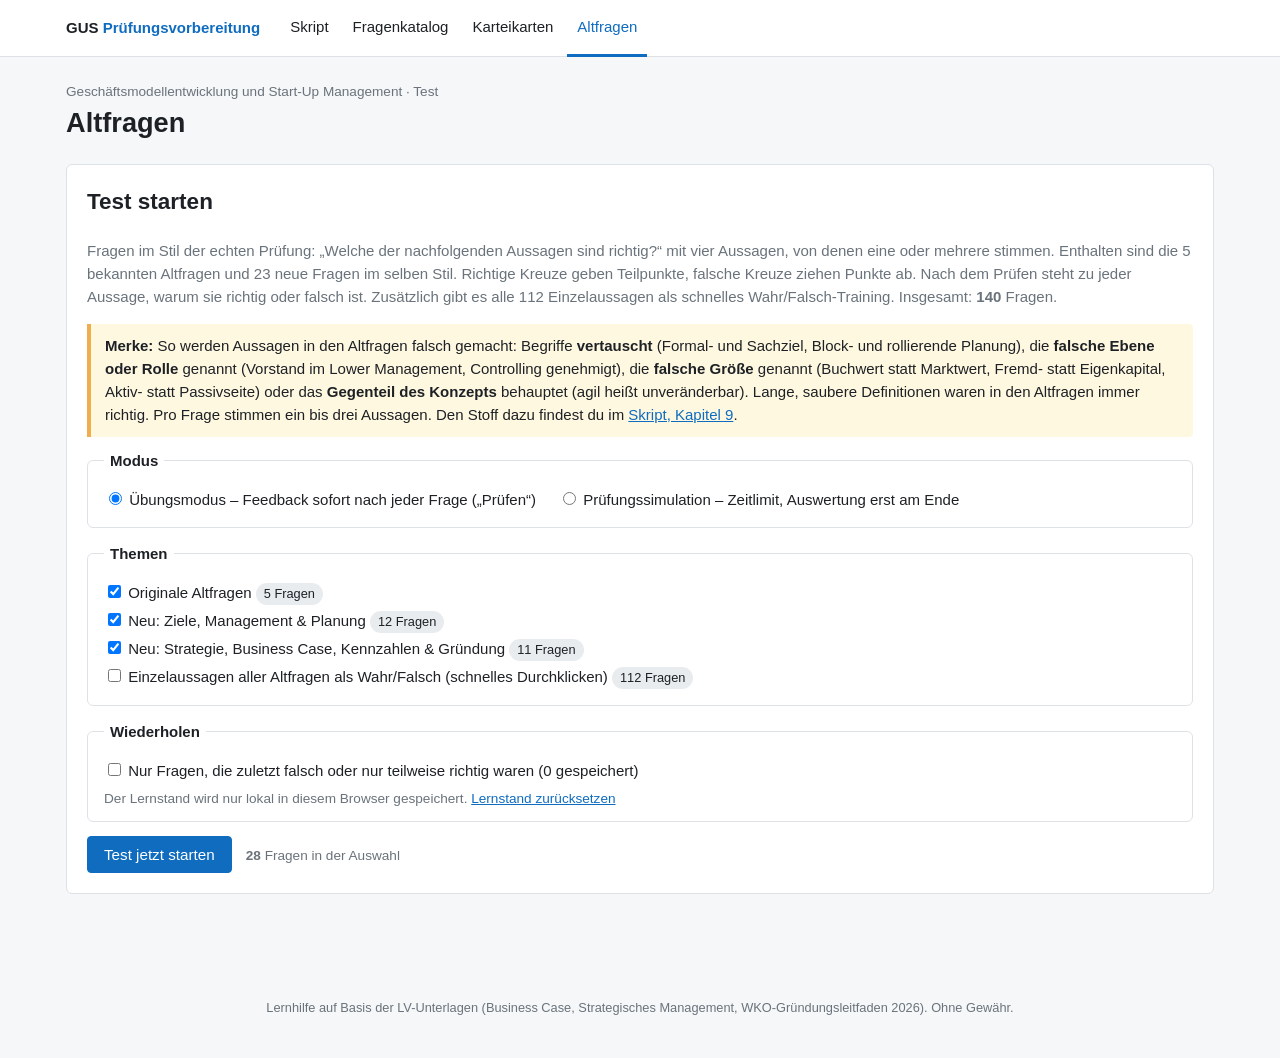
<file: docs/altfragen.html>
<!doctype html>
<html lang="de">
<head>
  <meta charset="utf-8">
  <meta name="viewport" content="width=device-width, initial-scale=1">
  <title>Altfragen – GUS Prüfungsvorbereitung</title>
  <link rel="stylesheet" href="assets/style.css">
</head>
<body>
  <header class="topbar">
    <div class="topbar-inner">
      <a class="brand" href="index.html">GUS <span>Prüfungsvorbereitung</span></a>
      <nav class="topnav">
        <a href="index.html">Skript</a>
        <a href="quiz.html">Fragenkatalog</a>
        <a href="karten.html">Karteikarten</a>
        <a href="altfragen.html" class="active">Altfragen</a>
      </nav>
    </div>
  </header>

  <div class="page-header">
    <div class="breadcrumb">Geschäftsmodellentwicklung und Start-Up Management · Test</div>
    <h1 id="attempt-title">Altfragen</h1>
  </div>

  <main class="container">
    <!-- Einstellungen -->
    <section id="setup" class="card setup">
      <h2>Test starten</h2>
      <p class="muted">Fragen im Stil der echten Prüfung: „Welche der nachfolgenden Aussagen sind richtig?“ mit vier Aussagen, von denen eine oder mehrere stimmen. Enthalten sind die 5 bekannten Altfragen und 23 neue Fragen im selben Stil. Richtige Kreuze geben Teilpunkte, falsche Kreuze ziehen Punkte ab. Nach dem Prüfen steht zu jeder Aussage, warum sie richtig oder falsch ist. Zusätzlich gibt es alle 112 Einzelaussagen als schnelles Wahr/Falsch-Training. Insgesamt: <b id="total-count">0</b> Fragen.</p>
      <div class="merke">So werden Aussagen in den Altfragen falsch gemacht: Begriffe <b>vertauscht</b> (Formal- und Sachziel, Block- und rollierende Planung), die <b>falsche Ebene oder Rolle</b> genannt (Vorstand im Lower Management, Controlling genehmigt), die <b>falsche Größe</b> genannt (Buchwert statt Marktwert, Fremd- statt Eigenkapital, Aktiv- statt Passivseite) oder das <b>Gegenteil des Konzepts</b> behauptet (agil heißt unveränderbar). Lange, saubere Definitionen waren in den Altfragen immer richtig. Pro Frage stimmen ein bis drei Aussagen. Den Stoff dazu findest du im <a href="index.html#ziele">Skript, Kapitel 9</a>.</div>

      <fieldset>
        <legend>Modus</legend>
        <div class="inline-options">
          <label><input type="radio" name="mode" id="mode-practice" value="practice" checked> Übungsmodus – Feedback sofort nach jeder Frage („Prüfen“)</label>
          <label><input type="radio" name="mode" id="mode-exam" value="exam"> Prüfungssimulation – Zeitlimit, Auswertung erst am Ende</label>
        </div>
        <div id="exam-options" class="hidden" style="margin-top:10px">
          <label>Anzahl Fragen: <input type="number" id="exam-n" value="28" min="5" max="140"></label>
          <label>Zeit (Minuten): <input type="number" id="exam-min" value="30" min="5" max="240"></label>
        </div>
      </fieldset>

      <fieldset>
        <legend>Themen</legend>
        <div id="topic-boxes"></div>
      </fieldset>

      <fieldset>
        <legend>Wiederholen</legend>
        <label><input type="checkbox" id="only-wrong"> Nur Fragen, die zuletzt falsch oder nur teilweise richtig waren (<span id="wrong-count">0</span> gespeichert)</label>
        <p class="small muted" style="margin:6px 0 0">Der Lernstand wird nur lokal in diesem Browser gespeichert. <a href="#" id="reset-stats">Lernstand zurücksetzen</a></p>
      </fieldset>

      <button class="btn" id="start-btn" type="button">Test jetzt starten</button>
      <span class="muted small" style="margin-left:10px"><b id="pool-count">0</b> Fragen in der Auswahl</span>
    </section>

    <!-- Versuch -->
    <section id="attempt" class="hidden">
      <div class="quiz-layout">
        <div>
          <div id="questions"></div>
          <div style="display:flex; justify-content:space-between; gap:10px">
            <button class="btn btn-secondary" id="prev-btn" type="button">Vorherige Seite</button>
            <button class="btn" id="next-btn" type="button">Nächste Seite</button>
          </div>
        </div>
        <aside class="quiz-nav">
          <h3>Test-Navigation</h3>
          <div class="timer" id="timer"></div>
          <div class="nav-grid" id="nav-grid"></div>
          <div class="small muted" id="nav-score"></div>
          <p style="margin:12px 0 0"><a href="#" onclick="App.showSummary(); return false;">Versuch beenden …</a></p>
        </aside>
      </div>
    </section>

    <!-- Zusammenfassung vor Abgabe -->
    <section id="summary" class="card hidden">
      <h2>Zusammenfassung des Versuchs</h2>
      <table class="summary-table">
        <thead><tr><th>Frage</th><th>Status</th></tr></thead>
        <tbody id="summary-body"></tbody>
      </table>
      <p style="margin-top:16px"><button class="btn btn-secondary" id="back-to-attempt" type="button">Zurück zum Versuch</button></p>
      <p class="muted small">Sobald Sie abgegeben haben, können Sie Ihre Antworten nicht mehr ändern.</p>
      <button class="btn" id="submit-btn" type="button">Abgabe</button>
    </section>

    <!-- Ergebnis -->
    <section id="result" class="card hidden">
      <h2>Ergebnis</h2>
      <div class="grid-2">
        <div class="result-box">
          <div class="muted">Bewertung</div>
          <div id="result-pct" class="big"></div>
          <div class="muted">Punkte: <span id="result-points"></span></div>
        </div>
        <div>
          <table class="summary-table">
            <thead><tr><th>Thema</th><th>Punkte</th><th>%</th><th></th></tr></thead>
            <tbody id="result-topics"></tbody>
          </table>
        </div>
      </div>
      <p style="margin-top:18px">
        <button class="btn" id="review-btn" type="button">Überprüfung ansehen</button>
        <button class="btn btn-outline" id="new-btn" type="button">Neuer Versuch</button>
      </p>
      <p class="small muted">Tipp: Danach „Nur falsch beantwortete Fragen“ wählen und so lange wiederholen, bis die Liste leer ist.</p>
    </section>
  </main>

  <footer class="site-footer">Lernhilfe auf Basis der LV-Unterlagen (Business Case, Strategisches Management, WKO-Gründungsleitfaden 2026). Ohne Gewähr.</footer>

  <script src="assets/altfragen.js"></script>
  <script src="assets/quiz.js"></script>
</body>
</html>
</file>
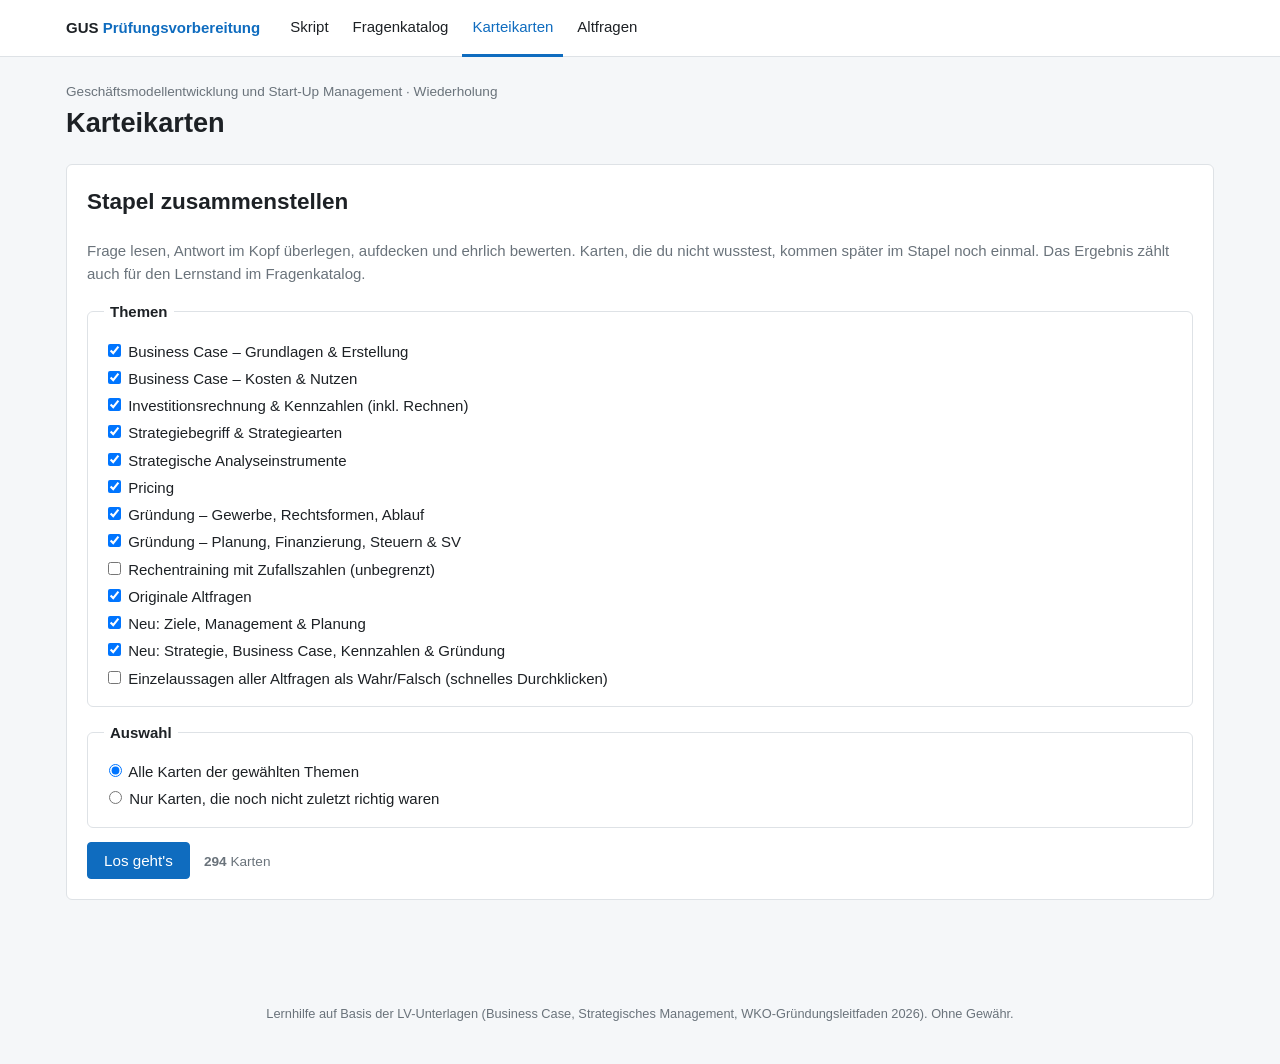
<file: docs/karten.html>
<!doctype html>
<html lang="de">
<head>
  <meta charset="utf-8">
  <meta name="viewport" content="width=device-width, initial-scale=1">
  <title>Karteikarten – GUS Prüfungsvorbereitung</title>
  <link rel="stylesheet" href="assets/style.css">
</head>
<body>
  <header class="topbar">
    <div class="topbar-inner">
      <a class="brand" href="index.html">GUS <span>Prüfungsvorbereitung</span></a>
      <nav class="topnav">
        <a href="index.html">Skript</a>
        <a href="quiz.html">Fragenkatalog</a>
        <a href="karten.html" class="active">Karteikarten</a>
        <a href="altfragen.html">Altfragen</a>
      </nav>
    </div>
  </header>

  <div class="page-header">
    <div class="breadcrumb">Geschäftsmodellentwicklung und Start-Up Management · Wiederholung</div>
    <h1>Karteikarten</h1>
  </div>

  <main class="container">
    <section id="k-setup" class="card setup">
      <h2>Stapel zusammenstellen</h2>
      <p class="muted">Frage lesen, Antwort im Kopf überlegen, aufdecken und ehrlich bewerten. Karten, die du nicht wusstest, kommen später im Stapel noch einmal. Das Ergebnis zählt auch für den Lernstand im Fragenkatalog.</p>
      <fieldset>
        <legend>Themen</legend>
        <div id="k-topics"></div>
      </fieldset>
      <fieldset>
        <legend>Auswahl</legend>
        <label><input type="radio" name="k-mode" value="all" checked> Alle Karten der gewählten Themen</label>
        <label><input type="radio" name="k-mode" value="open"> Nur Karten, die noch nicht zuletzt richtig waren</label>
      </fieldset>
      <button class="btn" id="k-start" type="button">Los geht's</button>
      <span class="muted small" style="margin-left:10px"><b id="k-count">0</b> Karten</span>
    </section>

    <section id="k-run" class="flash hidden">
      <div class="flash-meta"><span id="k-pos"></span><span id="k-topic"></span></div>
      <div class="flash-bar"><div id="k-bar"></div></div>
      <div class="flash-card">
        <div class="front" id="k-front"></div>
        <div class="back hidden" id="k-back"></div>
      </div>
      <div class="flash-actions" id="k-show-row">
        <button class="btn" id="k-show" type="button">Antwort zeigen <span class="kbd">Leertaste</span></button>
      </div>
      <div class="flash-actions hidden" id="k-rate-row">
        <button class="btn btn-bad" id="k-no" type="button">Nicht gewusst <span class="kbd">1</span></button>
        <button class="btn btn-ok" id="k-yes" type="button">Gewusst <span class="kbd">2</span></button>
      </div>
      <p style="text-align:center; margin-top:18px"><a href="#" id="k-stop">Stapel beenden</a></p>
    </section>

    <section id="k-done" class="card hidden">
      <h2>Stapel geschafft</h2>
      <p id="k-summary"></p>
      <p><button class="btn" id="k-again" type="button">Neuer Stapel</button>
         <a class="btn btn-outline" href="quiz.html">Zum Fragenkatalog</a></p>
    </section>
  </main>

  <footer class="site-footer">Lernhilfe auf Basis der LV-Unterlagen (Business Case, Strategisches Management, WKO-Gründungsleitfaden 2026). Ohne Gewähr.</footer>

  <script src="assets/questions.js"></script>
  <script src="assets/explanations.js"></script>
  <script src="assets/generators.js"></script>
  <script src="assets/altfragen.js"></script>
  <script src="assets/karten.js"></script>
</body>
</html>
</file>
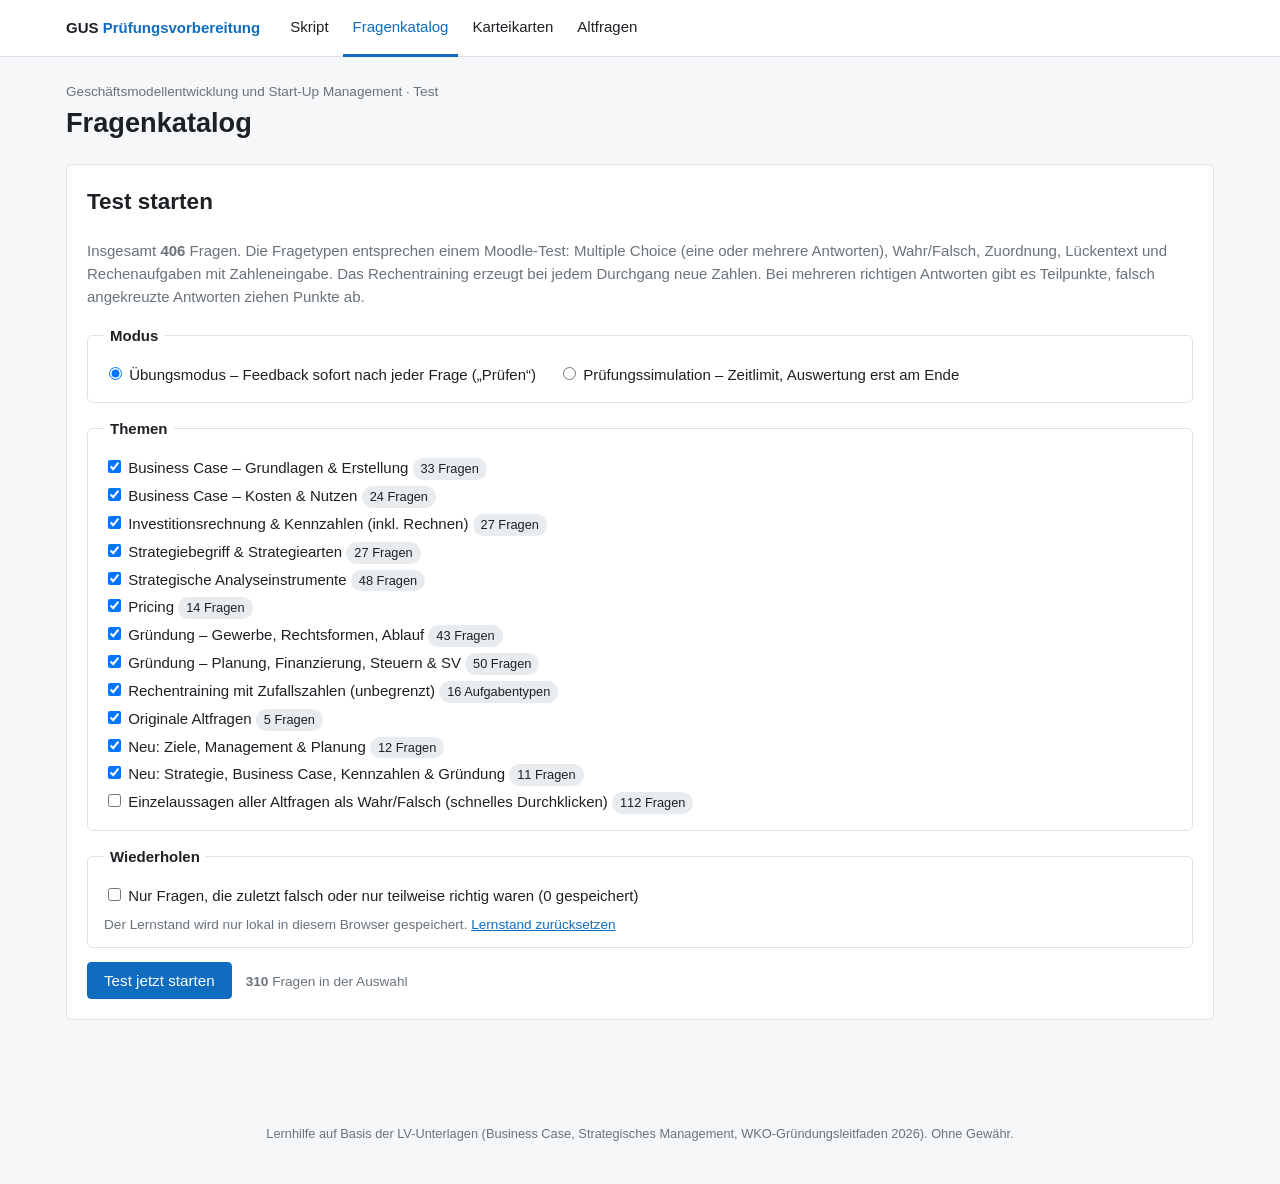
<file: docs/quiz.html>
<!doctype html>
<html lang="de">
<head>
  <meta charset="utf-8">
  <meta name="viewport" content="width=device-width, initial-scale=1">
  <title>Fragenkatalog – GUS Prüfungsvorbereitung</title>
  <link rel="stylesheet" href="assets/style.css">
</head>
<body>
  <header class="topbar">
    <div class="topbar-inner">
      <a class="brand" href="index.html">GUS <span>Prüfungsvorbereitung</span></a>
      <nav class="topnav">
        <a href="index.html">Skript</a>
        <a href="quiz.html" class="active">Fragenkatalog</a>
        <a href="karten.html">Karteikarten</a>
        <a href="altfragen.html">Altfragen</a>
      </nav>
    </div>
  </header>

  <div class="page-header">
    <div class="breadcrumb">Geschäftsmodellentwicklung und Start-Up Management · Test</div>
    <h1 id="attempt-title">Fragenkatalog</h1>
  </div>

  <main class="container">
    <!-- Einstellungen -->
    <section id="setup" class="card setup">
      <h2>Test starten</h2>
      <p class="muted">Insgesamt <b id="total-count">0</b> Fragen. Die Fragetypen entsprechen einem Moodle-Test: Multiple Choice (eine oder mehrere Antworten), Wahr/Falsch, Zuordnung, Lückentext und Rechenaufgaben mit Zahleneingabe. Das Rechentraining erzeugt bei jedem Durchgang neue Zahlen. Bei mehreren richtigen Antworten gibt es Teilpunkte, falsch angekreuzte Antworten ziehen Punkte ab.</p>

      <fieldset>
        <legend>Modus</legend>
        <div class="inline-options">
          <label><input type="radio" name="mode" id="mode-practice" value="practice" checked> Übungsmodus – Feedback sofort nach jeder Frage („Prüfen“)</label>
          <label><input type="radio" name="mode" id="mode-exam" value="exam"> Prüfungssimulation – Zeitlimit, Auswertung erst am Ende</label>
        </div>
        <div id="exam-options" class="hidden" style="margin-top:10px">
          <label>Anzahl Fragen: <input type="number" id="exam-n" value="30" min="5" max="250"></label>
          <label>Zeit (Minuten): <input type="number" id="exam-min" value="45" min="5" max="240"></label>
        </div>
      </fieldset>

      <fieldset>
        <legend>Themen</legend>
        <div id="topic-boxes"></div>
      </fieldset>

      <fieldset>
        <legend>Wiederholen</legend>
        <label><input type="checkbox" id="only-wrong"> Nur Fragen, die zuletzt falsch oder nur teilweise richtig waren (<span id="wrong-count">0</span> gespeichert)</label>
        <p class="small muted" style="margin:6px 0 0">Der Lernstand wird nur lokal in diesem Browser gespeichert. <a href="#" id="reset-stats">Lernstand zurücksetzen</a></p>
      </fieldset>

      <button class="btn" id="start-btn" type="button">Test jetzt starten</button>
      <span class="muted small" style="margin-left:10px"><b id="pool-count">0</b> Fragen in der Auswahl</span>
    </section>

    <!-- Versuch -->
    <section id="attempt" class="hidden">
      <div class="quiz-layout">
        <div>
          <div id="questions"></div>
          <div style="display:flex; justify-content:space-between; gap:10px">
            <button class="btn btn-secondary" id="prev-btn" type="button">Vorherige Seite</button>
            <button class="btn" id="next-btn" type="button">Nächste Seite</button>
          </div>
        </div>
        <aside class="quiz-nav">
          <h3>Test-Navigation</h3>
          <div class="timer" id="timer"></div>
          <div class="nav-grid" id="nav-grid"></div>
          <div class="small muted" id="nav-score"></div>
          <p style="margin:12px 0 0"><a href="#" onclick="App.showSummary(); return false;">Versuch beenden …</a></p>
        </aside>
      </div>
    </section>

    <!-- Zusammenfassung vor Abgabe -->
    <section id="summary" class="card hidden">
      <h2>Zusammenfassung des Versuchs</h2>
      <table class="summary-table">
        <thead><tr><th>Frage</th><th>Status</th></tr></thead>
        <tbody id="summary-body"></tbody>
      </table>
      <p style="margin-top:16px"><button class="btn btn-secondary" id="back-to-attempt" type="button">Zurück zum Versuch</button></p>
      <p class="muted small">Sobald Sie abgegeben haben, können Sie Ihre Antworten nicht mehr ändern.</p>
      <button class="btn" id="submit-btn" type="button">Abgabe</button>
    </section>

    <!-- Ergebnis -->
    <section id="result" class="card hidden">
      <h2>Ergebnis</h2>
      <div class="grid-2">
        <div class="result-box">
          <div class="muted">Bewertung</div>
          <div id="result-pct" class="big"></div>
          <div class="muted">Punkte: <span id="result-points"></span></div>
        </div>
        <div>
          <table class="summary-table">
            <thead><tr><th>Thema</th><th>Punkte</th><th>%</th><th></th></tr></thead>
            <tbody id="result-topics"></tbody>
          </table>
        </div>
      </div>
      <p style="margin-top:18px">
        <button class="btn" id="review-btn" type="button">Überprüfung ansehen</button>
        <button class="btn btn-outline" id="new-btn" type="button">Neuer Versuch</button>
      </p>
      <p class="small muted">Tipp: Danach „Nur falsch beantwortete Fragen“ wählen und so lange wiederholen, bis die Liste leer ist.</p>
    </section>
  </main>

  <footer class="site-footer">Lernhilfe auf Basis der LV-Unterlagen (Business Case, Strategisches Management, WKO-Gründungsleitfaden 2026). Ohne Gewähr.</footer>

  <script src="assets/questions.js"></script>
  <script src="assets/explanations.js"></script>
  <script src="assets/generators.js"></script>
  <script src="assets/altfragen.js"></script>
  <script src="assets/quiz.js"></script>
</body>
</html>
</file>
<file: docs/assets/style.css>
:root {
  --primary: #0f6cbf;
  --primary-dark: #0b5291;
  --text: #1d2125;
  --muted: #6a737b;
  --border: #dee2e6;
  --bg: #f5f7f9;
  --card: #ffffff;
  --formulation: #e7f3f5;
  --formulation-text: #001a1e;
  --outcome: #fcefdc;
  --outcome-text: #7d5a29;
  --correct: #357a32;
  --correct-bg: #d7e4d6;
  --wrong: #ca3120;
  --wrong-bg: #f4d6d2;
  --partial: #f0ad4e;
  --info-bg: #f8f9fa;
  --radius: 6px;
}

* { box-sizing: border-box; }

html { scroll-behavior: smooth; }

body {
  margin: 0;
  font-family: -apple-system, BlinkMacSystemFont, "Segoe UI", Roboto, "Helvetica Neue", Arial, sans-serif;
  font-size: 15px;
  line-height: 1.55;
  color: var(--text);
  background: var(--bg);
}

a { color: var(--primary); }

/* ---------- Kopfzeile ---------- */
.topbar {
  background: #fff;
  border-bottom: 1px solid var(--border);
  position: sticky;
  top: 0;
  z-index: 20;
}
.topbar-inner {
  max-width: 1180px;
  margin: 0 auto;
  padding: 0 16px;
  display: flex;
  align-items: center;
  gap: 20px;
  height: 56px;
}
.brand {
  font-weight: 700;
  color: var(--text);
  text-decoration: none;
  white-space: nowrap;
}
.brand span { color: var(--primary); }
.topnav { display: flex; gap: 4px; overflow-x: auto; }
.topnav a {
  text-decoration: none;
  color: var(--text);
  padding: 16px 10px;
  border-bottom: 3px solid transparent;
  white-space: nowrap;
}
.topnav a.active, .topnav a:hover { border-bottom-color: var(--primary); color: var(--primary); }

.page-header {
  max-width: 1180px;
  margin: 0 auto;
  padding: 24px 16px 8px;
}
.page-header h1 { margin: 0 0 4px; font-size: 1.7rem; }
.breadcrumb { color: var(--muted); font-size: 0.85rem; }

.container {
  max-width: 1180px;
  margin: 0 auto;
  padding: 8px 16px 64px;
}

.card {
  background: var(--card);
  border: 1px solid var(--border);
  border-radius: var(--radius);
  padding: 20px;
  margin-bottom: 16px;
}
.card h2 { margin-top: 0; }

.btn {
  display: inline-block;
  border: 1px solid var(--primary);
  background: var(--primary);
  color: #fff;
  padding: 7px 16px;
  border-radius: 4px;
  font-size: 0.95rem;
  cursor: pointer;
  text-decoration: none;
  line-height: 1.4;
}
.btn:hover { background: var(--primary-dark); border-color: var(--primary-dark); }
.btn-secondary { background: #ced4da; border-color: #ced4da; color: var(--text); }
.btn-secondary:hover { background: #b8c0c8; border-color: #b8c0c8; }
.btn-outline { background: #fff; color: var(--primary); }
.btn-outline:hover { background: #eef5fb; }
.btn:disabled { opacity: 0.5; cursor: not-allowed; }

/* ---------- Startseite ---------- */
.grid-2 { display: grid; grid-template-columns: 1fr 1fr; gap: 16px; }
.grid-3 { display: grid; grid-template-columns: repeat(3, 1fr); gap: 16px; }
@media (max-width: 800px) { .grid-2, .grid-3 { grid-template-columns: 1fr; } }

.schedule { width: 100%; border-collapse: collapse; }
.schedule td, .schedule th { border-bottom: 1px solid var(--border); padding: 8px 6px; text-align: left; vertical-align: top; }
.schedule th { font-size: 0.85rem; color: var(--muted); font-weight: 600; }
.schedule td:first-child { white-space: nowrap; font-variant-numeric: tabular-nums; color: var(--muted); }

.stat { font-size: 1.8rem; font-weight: 700; color: var(--primary); }
.stat-label { color: var(--muted); font-size: 0.85rem; }

/* ---------- Skript ---------- */
.skript-layout { display: grid; grid-template-columns: 240px 1fr; gap: 24px; align-items: start; }
@media (max-width: 900px) { .skript-layout { grid-template-columns: 1fr; } .toc { position: static !important; } }
.toc {
  position: sticky;
  top: 72px;
  background: #fff;
  border: 1px solid var(--border);
  border-radius: var(--radius);
  padding: 14px;
  font-size: 0.9rem;
  max-height: calc(100vh - 90px);
  overflow-y: auto;
}
.toc strong { display: block; margin-bottom: 6px; }
.toc ol { padding-left: 18px; margin: 0; }
.toc li { margin: 3px 0; }
.toc a { text-decoration: none; color: var(--text); }
.toc a:hover { color: var(--primary); }

.skript section { background: #fff; border: 1px solid var(--border); border-radius: var(--radius); padding: 20px 24px; margin-bottom: 18px; scroll-margin-top: 72px; }
.skript h2 { margin-top: 0; border-bottom: 2px solid var(--primary); padding-bottom: 6px; }
.skript h3 { margin-bottom: 6px; margin-top: 22px; }
.skript table { border-collapse: collapse; width: 100%; margin: 10px 0; font-size: 0.92rem; }
.skript th, .skript td { border: 1px solid var(--border); padding: 6px 8px; text-align: left; vertical-align: top; }
.skript th { background: var(--info-bg); }
.table-wrap { overflow-x: auto; }

.merke {
  background: #fff8e1;
  border-left: 4px solid #f0ad4e;
  padding: 10px 14px;
  margin: 12px 0;
  border-radius: 0 4px 4px 0;
}
.merke::before { content: "Merke: "; font-weight: 700; }
.formel {
  background: var(--formulation);
  border-left: 4px solid var(--primary);
  padding: 10px 14px;
  margin: 12px 0;
  border-radius: 0 4px 4px 0;
  font-family: Consolas, "Courier New", monospace;
  font-size: 0.92rem;
  overflow-x: auto;
}
.falle {
  background: var(--wrong-bg);
  border-left: 4px solid var(--wrong);
  padding: 10px 14px;
  margin: 12px 0;
  border-radius: 0 4px 4px 0;
}
.falle::before { content: "Prüfungsfalle: "; font-weight: 700; color: var(--wrong); }
.practice-link { margin-top: 14px; }

/* ---------- Quiz-Setup ---------- */
.setup label { display: block; margin: 4px 0; }
.setup fieldset { border: 1px solid var(--border); border-radius: var(--radius); padding: 12px 16px; margin: 0 0 14px; }
.setup legend { font-weight: 600; padding: 0 6px; }
.inline-options { display: flex; flex-wrap: wrap; gap: 6px 22px; }
.setup select, .setup input[type=number] { padding: 4px 6px; border: 1px solid #8f959e; border-radius: 4px; font-size: 0.95rem; }

/* ---------- Quiz-Ansicht (Moodle-ähnlich) ---------- */
.quiz-layout { display: grid; grid-template-columns: 1fr 250px; gap: 20px; align-items: start; }
@media (max-width: 900px) { .quiz-layout { grid-template-columns: 1fr; } .quiz-nav { position: static !important; order: -1; } }

.que { display: flex; gap: 12px; margin-bottom: 20px; scroll-margin-top: 72px; }
.que .info {
  flex: 0 0 130px;
  background: var(--info-bg);
  border: 1px solid var(--border);
  border-radius: 4px;
  padding: 8px 10px;
  font-size: 0.8rem;
  align-self: flex-start;
}
.que .info .qno { font-size: 1rem; font-weight: 700; display: block; }
.que .info .qno span { font-size: 1.2rem; }
.que .info .state { display: block; margin: 4px 0; }
.que .info .grade { display: block; color: var(--muted); }
.que .info .flag { display: block; margin-top: 6px; cursor: pointer; color: var(--primary); user-select: none; }
.que .info .flag.on { color: var(--wrong); font-weight: 600; }
.que .info .topic { display: block; margin-top: 6px; color: var(--muted); font-style: italic; }
.que .content { flex: 1; min-width: 0; }
@media (max-width: 600px) { .que { flex-direction: column; } .que .info { flex-basis: auto; width: 100%; } }

.formulation {
  background: var(--formulation);
  color: var(--formulation-text);
  border-radius: 4px;
  padding: 14px 16px;
}
.formulation .qtext { margin-bottom: 12px; }
.formulation .qtext table { border-collapse: collapse; margin: 8px 0; background: #fff; font-size: 0.9rem; }
.formulation .qtext th, .formulation .qtext td { border: 1px solid #b8c7cc; padding: 4px 8px; text-align: right; }
.formulation .qtext th:first-child, .formulation .qtext td:first-child { text-align: left; }
.prompt { font-size: 0.9rem; margin-bottom: 6px; }
.answer-opt { display: flex; align-items: flex-start; gap: 8px; padding: 5px 6px; border-radius: 4px; }
.answer-opt input { margin-top: 4px; flex-shrink: 0; }
.answer-opt label { cursor: pointer; flex: 1; }
.answer-opt .letter { font-weight: 400; margin-right: 4px; }
.answer-opt.correct { background: var(--correct-bg); }
.answer-opt.incorrect { background: var(--wrong-bg); }
.answer-opt .mark { font-weight: 700; margin-left: 6px; }
.answer-opt.correct .mark { color: var(--correct); }
.answer-opt.incorrect .mark { color: var(--wrong); }

.match-table { border-collapse: collapse; width: 100%; }
.match-table td { padding: 6px 6px; vertical-align: middle; border-bottom: 1px solid #c9dade; }
.match-table td.left { width: 55%; }
.match-table select, .gap-select, .num-input {
  font-size: 0.95rem;
  padding: 4px 6px;
  border: 1px solid #8f959e;
  border-radius: 4px;
  background: #fff;
  max-width: 100%;
}
.num-input { width: 160px; }
.num-row { display: flex; align-items: center; gap: 10px; }
.match-table select.correct, .gap-select.correct, .num-input.correct { border: 2px solid var(--correct); background: var(--correct-bg); }
.match-table select.incorrect, .gap-select.incorrect, .num-input.incorrect { border: 2px solid var(--wrong); background: var(--wrong-bg); }
.gap-text { line-height: 2.3; }

.que-actions { margin-top: 12px; }

.outcome {
  background: var(--outcome);
  color: var(--outcome-text);
  border-radius: 4px;
  padding: 12px 16px;
  margin-top: 10px;
}
.outcome .verdict { font-weight: 700; margin-bottom: 6px; }
.outcome .verdict.ok { color: var(--correct); }
.outcome .verdict.bad { color: var(--wrong); }
.outcome .verdict.part { color: #a0661a; }
.outcome .rightanswer { margin-top: 8px; }
.outcome .explain { margin-top: 8px; }

.quiz-nav {
  position: sticky;
  top: 72px;
  background: #fff;
  border: 1px solid var(--border);
  border-radius: var(--radius);
  padding: 14px;
}
.quiz-nav h3 { margin: 0 0 10px; font-size: 1rem; }
.nav-grid { display: flex; flex-wrap: wrap; gap: 6px; margin-bottom: 12px; }
.nav-btn {
  width: 34px;
  height: 40px;
  border: 1px solid #8f959e;
  border-radius: 3px;
  background: #fff;
  font-size: 0.85rem;
  cursor: pointer;
  position: relative;
  padding: 0;
  display: flex;
  flex-direction: column;
  align-items: center;
  justify-content: flex-start;
  padding-top: 4px;
  color: var(--text);
}
.nav-btn::after { content: ""; position: absolute; left: 0; right: 0; bottom: 0; height: 12px; border-top: 1px solid #8f959e; background: #fff; border-radius: 0 0 2px 2px; }
.nav-btn.answered::after { background: #8f959e; }
.nav-btn.correct::after { background: var(--correct); }
.nav-btn.incorrect::after { background: var(--wrong); }
.nav-btn.partial::after { background: var(--partial); }
.nav-btn.flagged::before { content: ""; position: absolute; top: 0; right: 0; border-style: solid; border-width: 0 10px 10px 0; border-color: transparent var(--wrong) transparent transparent; }
.nav-btn.current { outline: 2px solid var(--primary); outline-offset: 1px; }
.timer { font-variant-numeric: tabular-nums; font-weight: 600; margin-bottom: 10px; }
.timer.low { color: var(--wrong); }

.summary-table { width: 100%; border-collapse: collapse; }
.summary-table td, .summary-table th { border-bottom: 1px solid var(--border); padding: 6px 8px; text-align: left; }
.result-box { font-size: 1.1rem; }
.result-box .big { font-size: 2.2rem; font-weight: 700; }
.result-box .pass { color: var(--correct); }
.result-box .fail { color: var(--wrong); }

.muted { color: var(--muted); }
.small { font-size: 0.85rem; }
.hidden { display: none !important; }
.pill { display: inline-block; padding: 1px 8px; border-radius: 999px; background: #e9ecef; font-size: 0.8rem; }

footer.site-footer { text-align: center; color: var(--muted); font-size: 0.8rem; padding: 24px 16px 40px; }

/* ---------- Handy: nichts breiter als der Bildschirm ---------- */
.skript-layout > *, .quiz-layout > *, .grid-2 > *, .grid-3 > *, .que .content, .topnav { min-width: 0; }
.skript table:not(.table-wrap table) { display: block; overflow-x: auto; }
@media (max-width: 600px) {
  .topbar-inner { gap: 12px; }
  .brand span { display: none; }
  .topnav { gap: 0; }
  .topnav a { padding: 16px 4px; font-size: 0.82rem; }
  .topbar-inner { padding: 0 10px; gap: 8px; }
  .breadcrumb { overflow-wrap: anywhere; }
  .page-header h1 { font-size: 1.45rem; }
  .skript section { padding: 16px; }
  .card { padding: 16px; }
  .stat { font-size: 1.5rem; }
  .match-table td { display: block; width: 100% !important; border-bottom: none; padding: 4px 0; }
  .match-table tr { display: block; border-bottom: 1px solid #c9dade; padding: 6px 0; }
  .match-table select { width: 100%; }
  .formel { font-size: 0.82rem; }
}

/* ---------- Lernfortschritt ---------- */
.progress-pill { display: inline-block; margin-left: 6px; padding: 1px 8px; border-radius: 999px; font-size: 0.8rem; background: #fcefdc; color: #7d5a29; }
.progress-pill.done { background: var(--correct-bg); color: var(--correct); }
.progress-pill.empty { display: none; }

/* ---------- Karteikarten ---------- */
.flash { max-width: 760px; margin: 0 auto; }
.flash-meta { display: flex; justify-content: space-between; color: var(--muted); font-size: 0.9rem; margin-bottom: 8px; }
.flash-card { background: #fff; border: 1px solid var(--border); border-radius: 10px; padding: 22px 24px; min-height: 260px; box-shadow: 0 2px 6px rgba(0,0,0,0.05); }
.flash-card .front { font-size: 1.05rem; }
.flash-card .front ol { padding-left: 22px; margin: 10px 0 0; }
.flash-card .front ol li { margin: 3px 0; }
.flash-card .back { margin-top: 18px; padding-top: 16px; border-top: 1px dashed var(--border); }
.flash-card .back .answer { background: var(--correct-bg); border-radius: 6px; padding: 10px 14px; }
.flash-card .back .answer ul { margin: 4px 0 0; padding-left: 20px; }
.flash-card .back .explain { background: var(--outcome); color: var(--outcome-text); border-radius: 6px; padding: 10px 14px; margin-top: 10px; }
.flash-actions { display: flex; gap: 10px; justify-content: center; margin-top: 16px; flex-wrap: wrap; }
.btn-ok { background: var(--correct); border-color: var(--correct); }
.btn-ok:hover { background: #2a6328; border-color: #2a6328; }
.btn-bad { background: var(--wrong); border-color: var(--wrong); }
.btn-bad:hover { background: #a82819; border-color: #a82819; }
.kbd { display: inline-block; border: 1px solid #c4c8cc; border-bottom-width: 2px; border-radius: 4px; padding: 0 5px; font-size: 0.78rem; color: var(--muted); }
.flash-bar { height: 6px; background: #e9ecef; border-radius: 3px; overflow: hidden; margin-bottom: 14px; }
.flash-bar > div { height: 100%; background: var(--primary); width: 0; transition: width .2s; }
</file>
